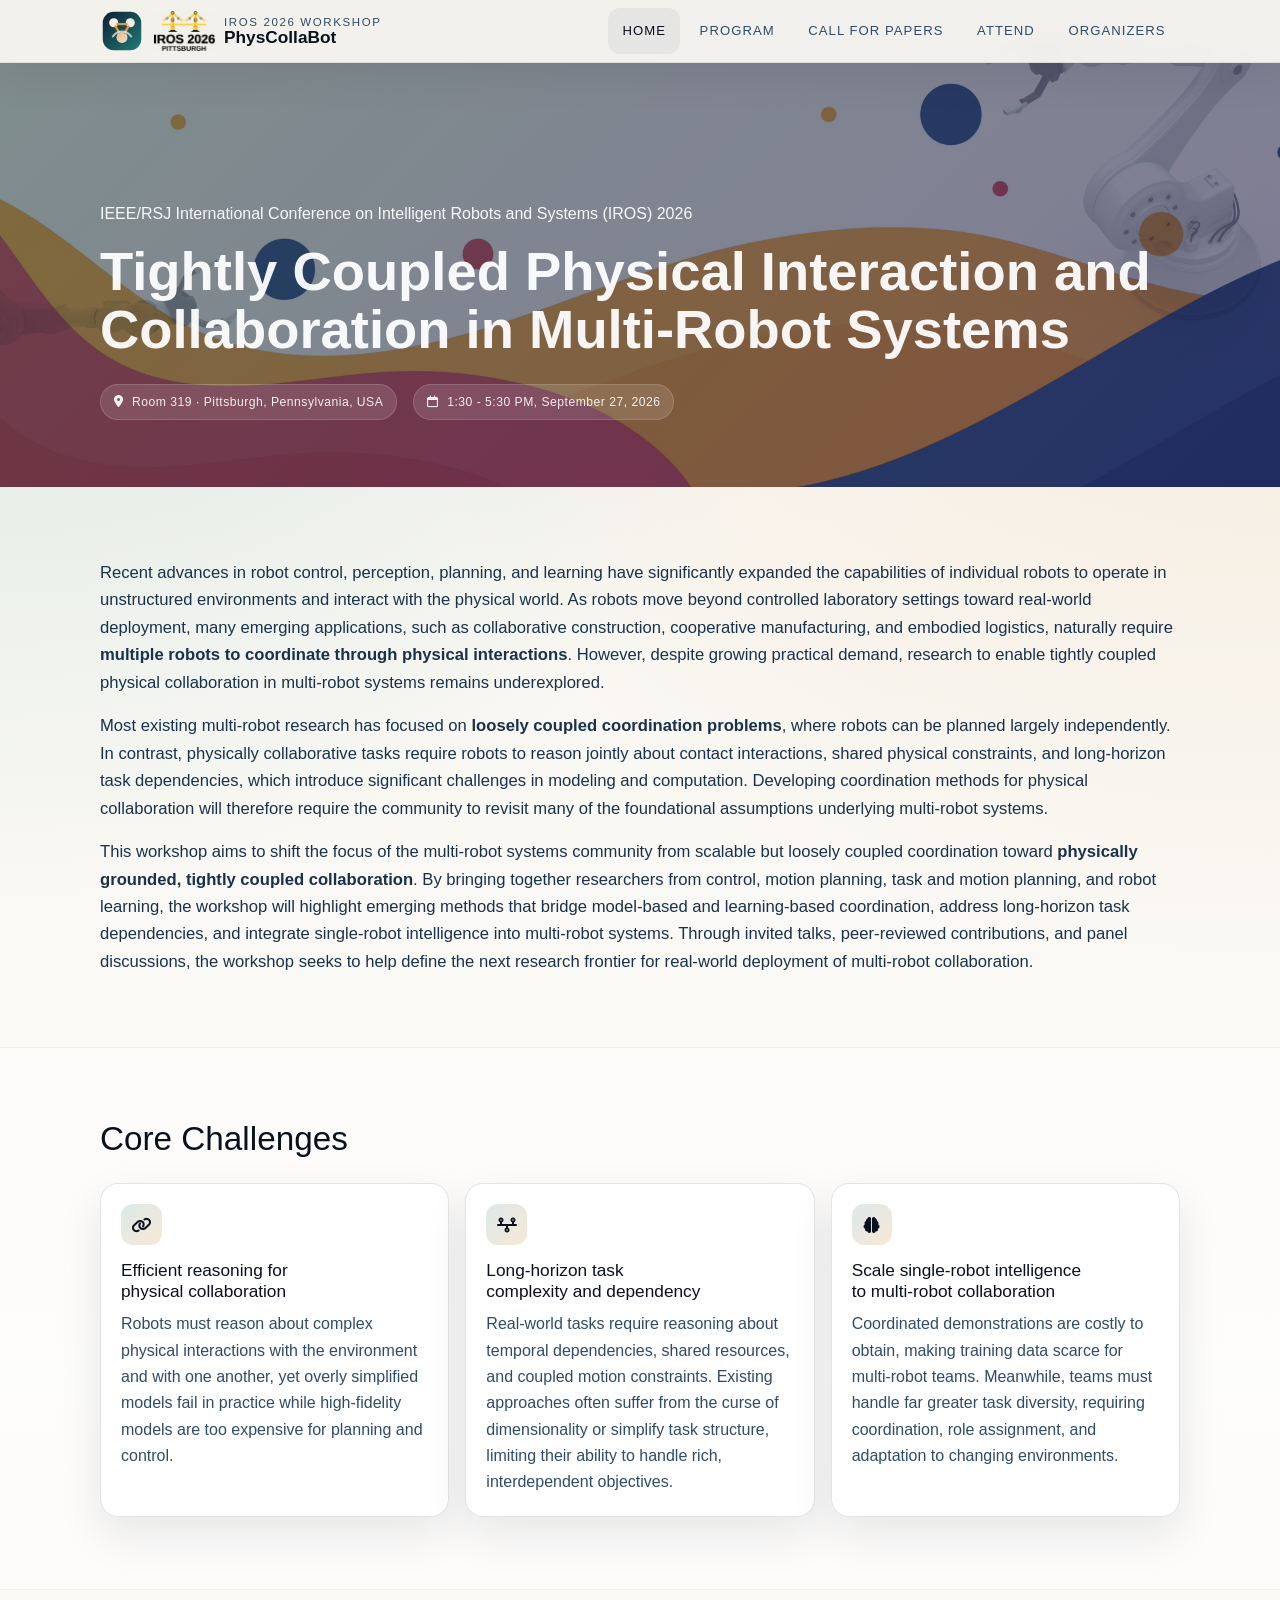
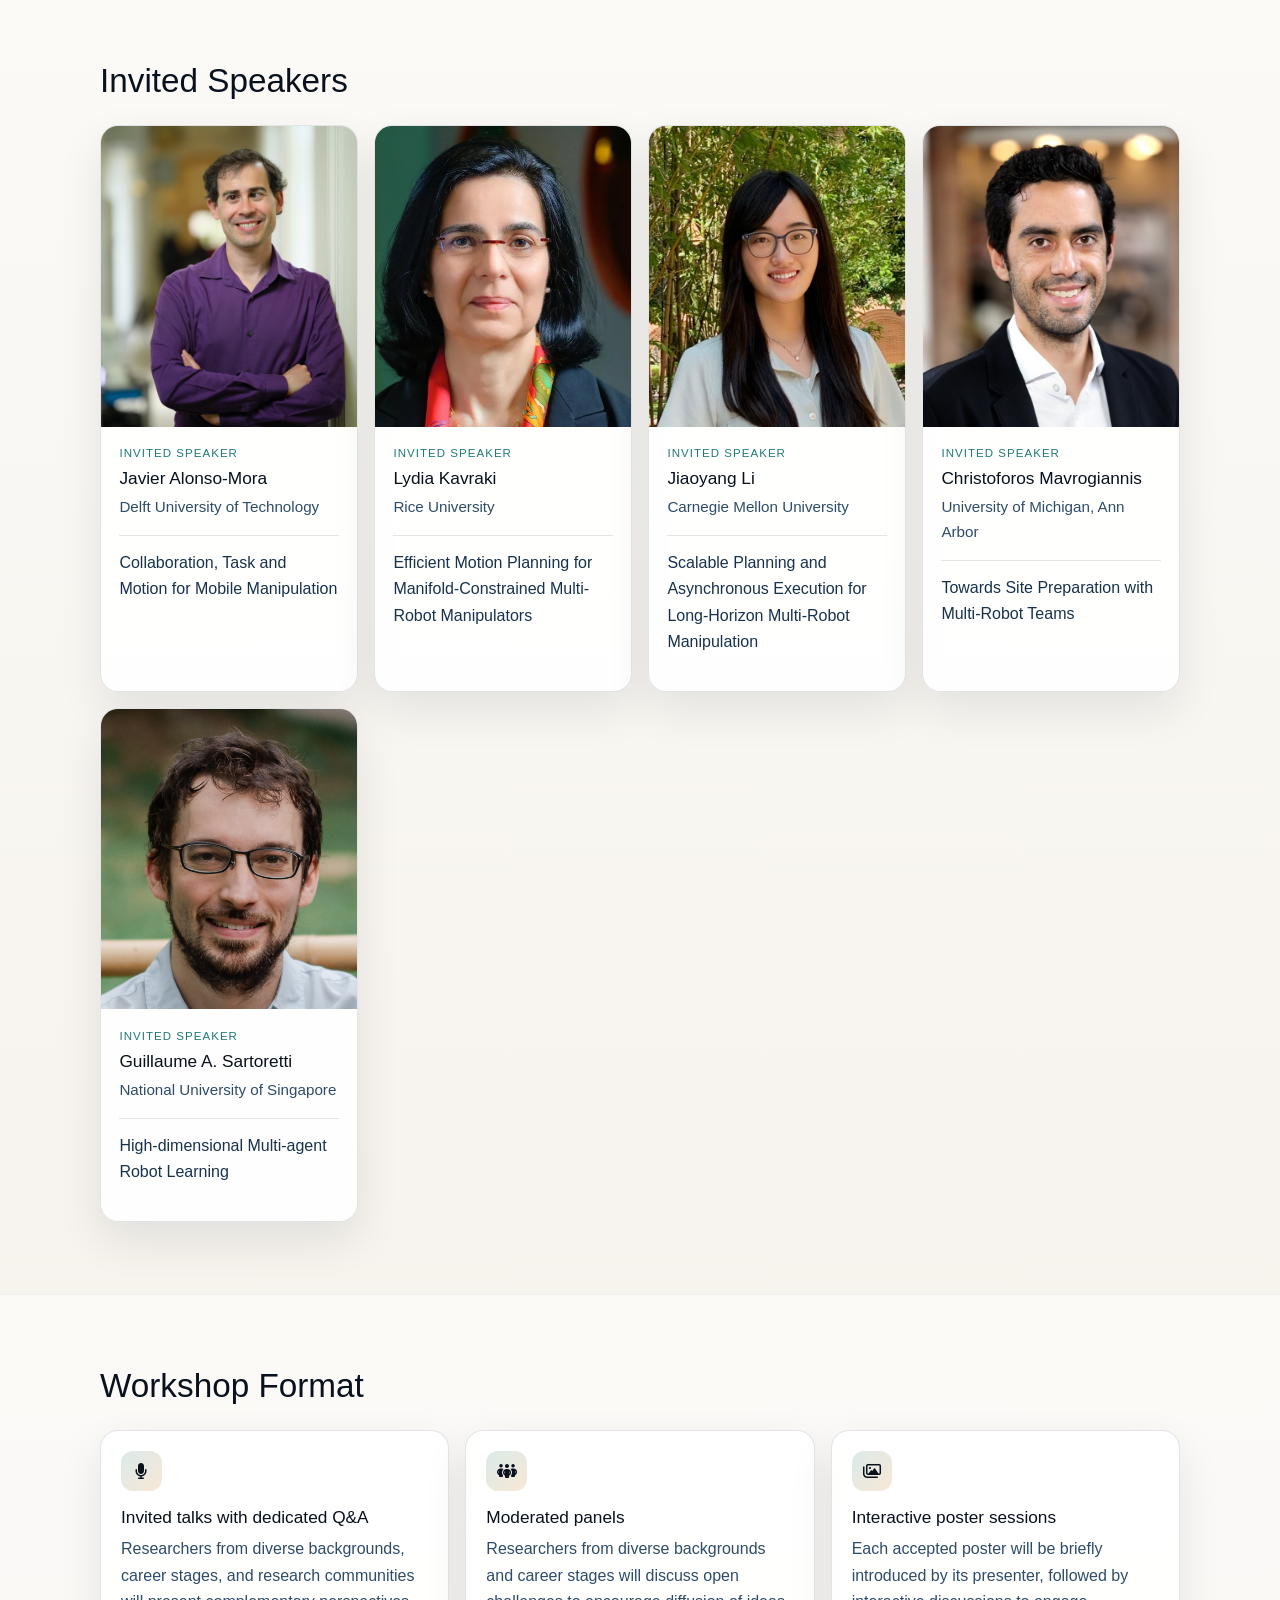
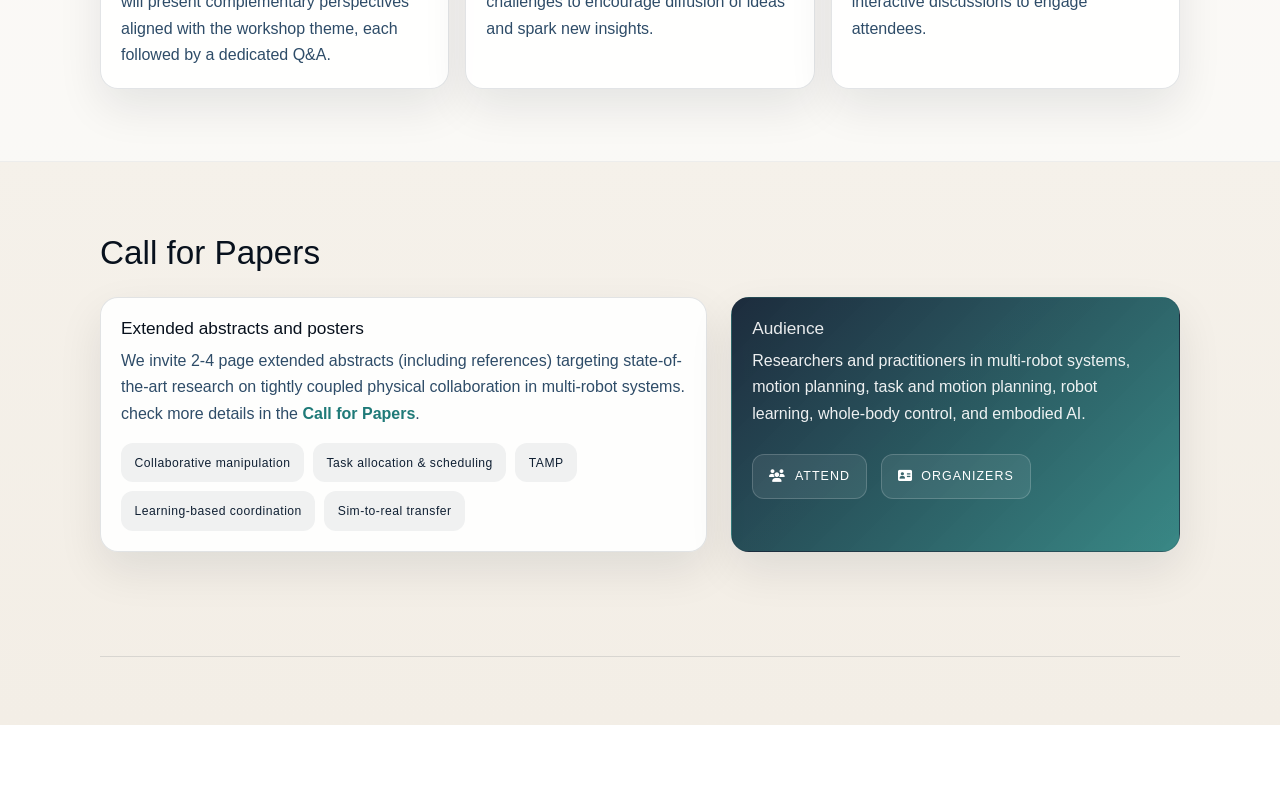
<file: index.html>
<!DOCTYPE html>
<html lang="en">
<head>
	<meta charset="utf-8">
	<meta name="viewport" content="width=device-width, initial-scale=1, shrink-to-fit=no">
	<meta name="description" content="IROS 2026 workshop on tightly coupled physical collaboration in multi-robot systems, including collaborative manipulation, task and motion planning, robot learning, and multi-robot coordination.">
	<title>Tightly Coupled Physical Interaction and Collaboration in Multi-Robot Systems | IROS 2026 Workshop</title>
	<link rel="canonical" href="https://physcollabot.github.io/">
	<link rel="icon" href="img/pcb-mark.svg" type="image/svg+xml">
	<link rel="preconnect" href="https://fonts.googleapis.com">
	<link rel="preconnect" href="https://fonts.gstatic.com" crossorigin>
	<link href="https://fonts.googleapis.com/css2?family=IBM+Plex+Sans:wght@400;500;600;700&amp;display=swap" rel="stylesheet">
	<link rel="stylesheet" href="https://stackpath.bootstrapcdn.com/bootstrap/4.5.2/css/bootstrap.min.css">
	<link rel="stylesheet" href="https://cdnjs.cloudflare.com/ajax/libs/font-awesome/6.5.0/css/all.min.css">
	<link rel="stylesheet" href="style.css">
</head>
<body>
	<nav class="navbar navbar-expand-lg fixed-top site-nav">
		<div class="site-shell">
			<a class="navbar-brand brand-lockup" href="index.html">
				<img class="brand-mark" src="img/pcb-mark.svg" alt="PhysCollaBot logo">
				<img class="nav-event-badge" src="img/iros.png" alt="IROS 2026 Pittsburgh">
				<span class="brand-copy">
					<span class="brand-overline">IROS 2026 Workshop</span>
					<span class="brand-title">PhysCollaBot</span>
				</span>
			</a>
			<button class="navbar-toggler" type="button" data-toggle="collapse" data-target="#siteNav" aria-controls="siteNav" aria-expanded="false" aria-label="Toggle navigation">
				<i class="fas fa-bars"></i>
			</button>
			<div class="collapse navbar-collapse" id="siteNav">
				<ul class="navbar-nav ml-auto align-items-lg-center">
					<li class="nav-item"><a class="nav-link active" href="index.html">Home</a></li>
					<li class="nav-item"><a class="nav-link" href="program/index.html">Program</a></li>
					<li class="nav-item"><a class="nav-link" href="call/index.html">Call for Papers</a></li>
					<li class="nav-item"><a class="nav-link" href="attend/index.html">Attend</a></li>
					<li class="nav-item"><a class="nav-link" href="organizers/index.html">Organizers</a></li>
				</ul>
			</div>
		</div>
	</nav>

	<header class="hero">
		<div class="site-shell hero-inner">
			<div class="hero-grid">
				<div class="hero-copy" data-reveal>
					<p>IEEE/RSJ International Conference on Intelligent Robots and Systems (IROS) 2026</p>
					<h1 class="hero-title">Tightly Coupled Physical Interaction and Collaboration in Multi-Robot Systems</h1>
					<!-- <p class="hero-summary">
						This workshop aims to bring together researchers in control, motion planning, task and motion planning, and robot learning
						to shift the focus of multi-robot research from loosely coupled coordination toward physically grounded, tightly coupled collaboration.
					</p> -->
					<div class="hero-meta">
						<span class="meta-chip"><i class="fa-solid fa-location-dot"></i> 
							Room 319 · Pittsburgh, Pennsylvania, USA</span>
						<span class="meta-chip"><i class="fa-regular fa-calendar"></i> 
							1:30 - 5:30 PM, September 27, 2026</span>
					</div>
				</div>
			</div>
		</div>
	</header>

	<main>
		<section class="section">
			<div class="site-shell">
				<!-- <div class="section-header">
					<div>
						<h2 class="section-title">Workshop Theme</h2>
					</div>
				</div> -->
				<div class="copy-stack" data-reveal>
					<p>
Recent advances in robot control, perception, planning, and learning have significantly expanded the capabilities of individual robots to operate in unstructured environments and interact with the physical world. 
As robots move beyond controlled laboratory settings toward real-world deployment, many emerging applications, such as collaborative construction, cooperative manufacturing, and embodied logistics, 
naturally require <b>multiple robots to coordinate through physical interactions</b>. 
However, despite growing practical demand, research to enable tightly coupled physical collaboration in multi-robot systems remains underexplored.
					</p>
					<p>
Most existing multi-robot research has focused on <b>loosely coupled coordination problems</b>, where robots can be planned largely independently. 
In contrast, physically collaborative tasks require robots to reason jointly about contact interactions, shared physical constraints, and long-horizon task dependencies, which introduce significant challenges in modeling and computation. 
Developing coordination methods for physical collaboration will therefore require the community to revisit many of the foundational assumptions underlying multi-robot systems. 
					</p>
					<p>
This workshop aims to shift the focus of the multi-robot systems community from scalable but loosely coupled coordination toward <b>physically grounded, tightly coupled collaboration</b>. 
By bringing together researchers from control, motion planning, task and motion planning, and robot learning, the workshop will highlight emerging methods that bridge model-based and learning-based coordination,  address long-horizon task dependencies, and integrate single-robot intelligence into multi-robot systems. 
Through invited talks, peer-reviewed contributions, and panel discussions, the workshop seeks to help define the next research frontier for real-world deployment of multi-robot collaboration. 
					</p>
				</div>
			</div>
		</section>

		<section class="section section-alt">
			<div class="site-shell">
				<div class="section-header">
					<div>
						<h2 class="section-title">Core Challenges</h2>
					</div>
				</div>
				<div class="card-grid">
					<article class="info-card" data-reveal>
						<div class="card-icon"><i class="fa-solid fa-link"></i></div>
						<h3 class="card-title">Efficient reasoning for physical collaboration</h3>
						<p class="card-text">
							Robots must reason about complex physical interactions with the environment and with one another, yet overly simplified models fail in practice while high-fidelity models are too expensive for planning and control.
						</p>
					</article>
					<article class="info-card" data-reveal>
						<div class="card-icon"><i class="fa-solid fa-timeline"></i></div>
						<h3 class="card-title">Long-horizon task complexity and dependency</h3>
						<p class="card-text">
							Real-world tasks require reasoning about temporal dependencies, shared resources, and coupled motion constraints. Existing approaches often suffer from the curse of dimensionality or simplify task structure, limiting their ability to handle rich, interdependent objectives.
						</p>
					</article>
					<article class="info-card" data-reveal>
						<div class="card-icon"><i class="fa-solid fa-brain"></i></div>
						<h3 class="card-title">Scale single-robot intelligence to multi-robot collaboration</h3>
						<p class="card-text">
							Coordinated demonstrations are costly to obtain, making training data scarce for multi-robot teams. Meanwhile, teams must handle far greater task diversity, requiring coordination, role assignment, and adaptation to changing environments.
						</p>
					</article>
				</div>
			</div>
		</section>

		<section class="section" id="speakers">
			<div class="site-shell">
				<div class="section-header">
					<div>
						<h2 class="section-title">Invited Speakers</h2>
					</div>
				</div>
				<div class="speaker-grid">
					<article class="speaker-card" data-reveal>
						<img class="speaker-photo" src="img/speakers/Javier-Alonso-Mora.jpg" alt="Javier Alonso-Mora">
						<div class="speaker-body">
							<div class="speaker-role">Invited Speaker</div>
							<h3 class="speaker-name">Javier Alonso-Mora</h3>
							<p class="speaker-affiliation">Delft University of Technology</p>
							<p class="speaker-talk">Collaboration, Task and Motion for Mobile Manipulation</p>
						</div>
					</article>
					<article class="speaker-card" data-reveal>
						<img class="speaker-photo" src="img/speakers/lydia-kavraki.webp" alt="Lydia Kavraki">
						<div class="speaker-body">
							<div class="speaker-role">Invited Speaker</div>
							<h3 class="speaker-name">Lydia Kavraki</h3>
							<p class="speaker-affiliation">Rice University</p>
							<p class="speaker-talk">Efficient Motion Planning for Manifold-Constrained Multi-Robot Manipulators</p>
						</div>
					</article>
					<article class="speaker-card" data-reveal>
						<img class="speaker-photo" src="img/speakers/jiaoyang-li.jpeg" alt="Jiaoyang Li">
						<div class="speaker-body">
							<div class="speaker-role">Invited Speaker</div>
							<h3 class="speaker-name">Jiaoyang Li</h3>
							<p class="speaker-affiliation">Carnegie Mellon University</p>
							<p class="speaker-talk">Scalable Planning and Asynchronous Execution for Long-Horizon Multi-Robot Manipulation</p>
						</div>
					</article>
					<article class="speaker-card" data-reveal>
						<img class="speaker-photo" src="img/speakers/christoforos-mavrogiannis.jpeg" alt="Christoforos Mavrogiannis">
						<div class="speaker-body">
							<div class="speaker-role">Invited Speaker</div>
							<h3 class="speaker-name">Christoforos Mavrogiannis</h3>
							<p class="speaker-affiliation">University of Michigan, Ann Arbor</p>
							<p class="speaker-talk">Towards Site Preparation with Multi-Robot Teams</p>
						</div>
					</article>
					<article class="speaker-card" data-reveal>
						<img class="speaker-photo" src="img/speakers/guillaume-sartoretti.jpg" alt="Guillaume Sartoretti">
						<div class="speaker-body">
							<div class="speaker-role">Invited Speaker</div>
							<h3 class="speaker-name">Guillaume A. Sartoretti</h3>
							<p class="speaker-affiliation">National University of Singapore</p>
							<p class="speaker-talk">High-dimensional Multi-agent Robot Learning</p>
						</div>
					</article>
				</div>
			</div>
		</section>

		<section class="section section-alt">
			<div class="site-shell">
				<div class="section-header">
					<div>
						<h2 class="section-title">Workshop Format</h2>
					</div>
				</div>
				<div class="card-grid">
					<article class="detail-card" data-reveal>
						<div class="card-icon"><i class="fa-solid fa-microphone"></i></div>
						<h3 class="card-title">Invited talks with dedicated Q&amp;A</h3>
						<p class="card-text">Researchers from diverse backgrounds, career stages, and research communities will present complementary perspectives aligned with the workshop theme, each followed by a dedicated Q&amp;A.</p>
					</article>
					<article class="detail-card" data-reveal>
						<div class="card-icon"><i class="fa-solid fa-people-group"></i></div>
						<h3 class="card-title">Moderated panels</h3>
						<p class="card-text">Researchers from diverse backgrounds and career stages will discuss open challenges to encourage diffusion of ideas and spark new insights.</p>
					</article>
					<article class="detail-card" data-reveal>
						<div class="card-icon"><i class="fa-regular fa-images"></i></div>
						<h3 class="card-title">Interactive poster sessions</h3>
						<p class="card-text">Each accepted poster will be briefly introduced by its presenter, followed by interactive discussions to engage attendees.</p>
					</article>
				</div>
			</div>
		</section>

		<section class="section">
			<div class="site-shell">
				<div class="section-header">
					<div>
						<h2 class="section-title">Call for Papers</h2>
					</div>
				</div>
				<div class="split-grid">
					<div class="detail-card" data-reveal>
						<h3 class="card-title">Extended abstracts and posters</h3>
						<p class="card-text">
							We invite 2-4 page extended abstracts (including references) targeting state-of-the-art research on tightly coupled
							physical collaboration in multi-robot systems.
							check more details in the 
							<b><a href="../call/index.html">Call for Papers</a></b>.
						</p>
						<div class="pill-row spaced-top">
							<span class="topic-pill">Collaborative manipulation</span>
							<span class="topic-pill">Task allocation &amp; scheduling</span>
							<span class="topic-pill">TAMP</span>
							<span class="topic-pill">Learning-based coordination</span>
							<span class="topic-pill">Sim-to-real transfer</span>
						</div>
					</div>
						<div class="callout-card" data-reveal>
							<h3 class="card-title on-dark">Audience</h3>
							<p class="card-text">
								Researchers and practitioners in multi-robot systems, motion planning, task and motion planning, robot learning,
								whole-body control, and embodied AI.
							</p>
							<div class="button-row">
								<a class="button-link secondary" href="attend/index.html"><i class="fa-solid fa-users"></i> ATTEND</a>
								<a class="button-link secondary" href="organizers/index.html"><i class="fa-solid fa-address-card"></i> ORGANIZERS</a>
							</div>
						</div>
				</div>
			</div>
		</section>
	</main>

	<footer class="site-footer">
		<div class="site-shell footer-inner">
		</div>
	</footer>

	<script src="https://code.jquery.com/jquery-3.5.1.slim.min.js"></script>
	<script src="https://cdn.jsdelivr.net/npm/popper.js@1.16.0/dist/umd/popper.min.js" integrity="sha384-Q6E9RHvbIyZFJoft+2mJbHaEWldlvI9IOYy5n3zV9zzTtmI3UksdQRVvoxMfooAo" crossorigin="anonymous"></script>
	<script src="https://cdn.jsdelivr.net/npm/bootstrap@4.5.2/dist/js/bootstrap.bundle.min.js"></script>
	<script src="script.js"></script>
</body>
</html>
</file>
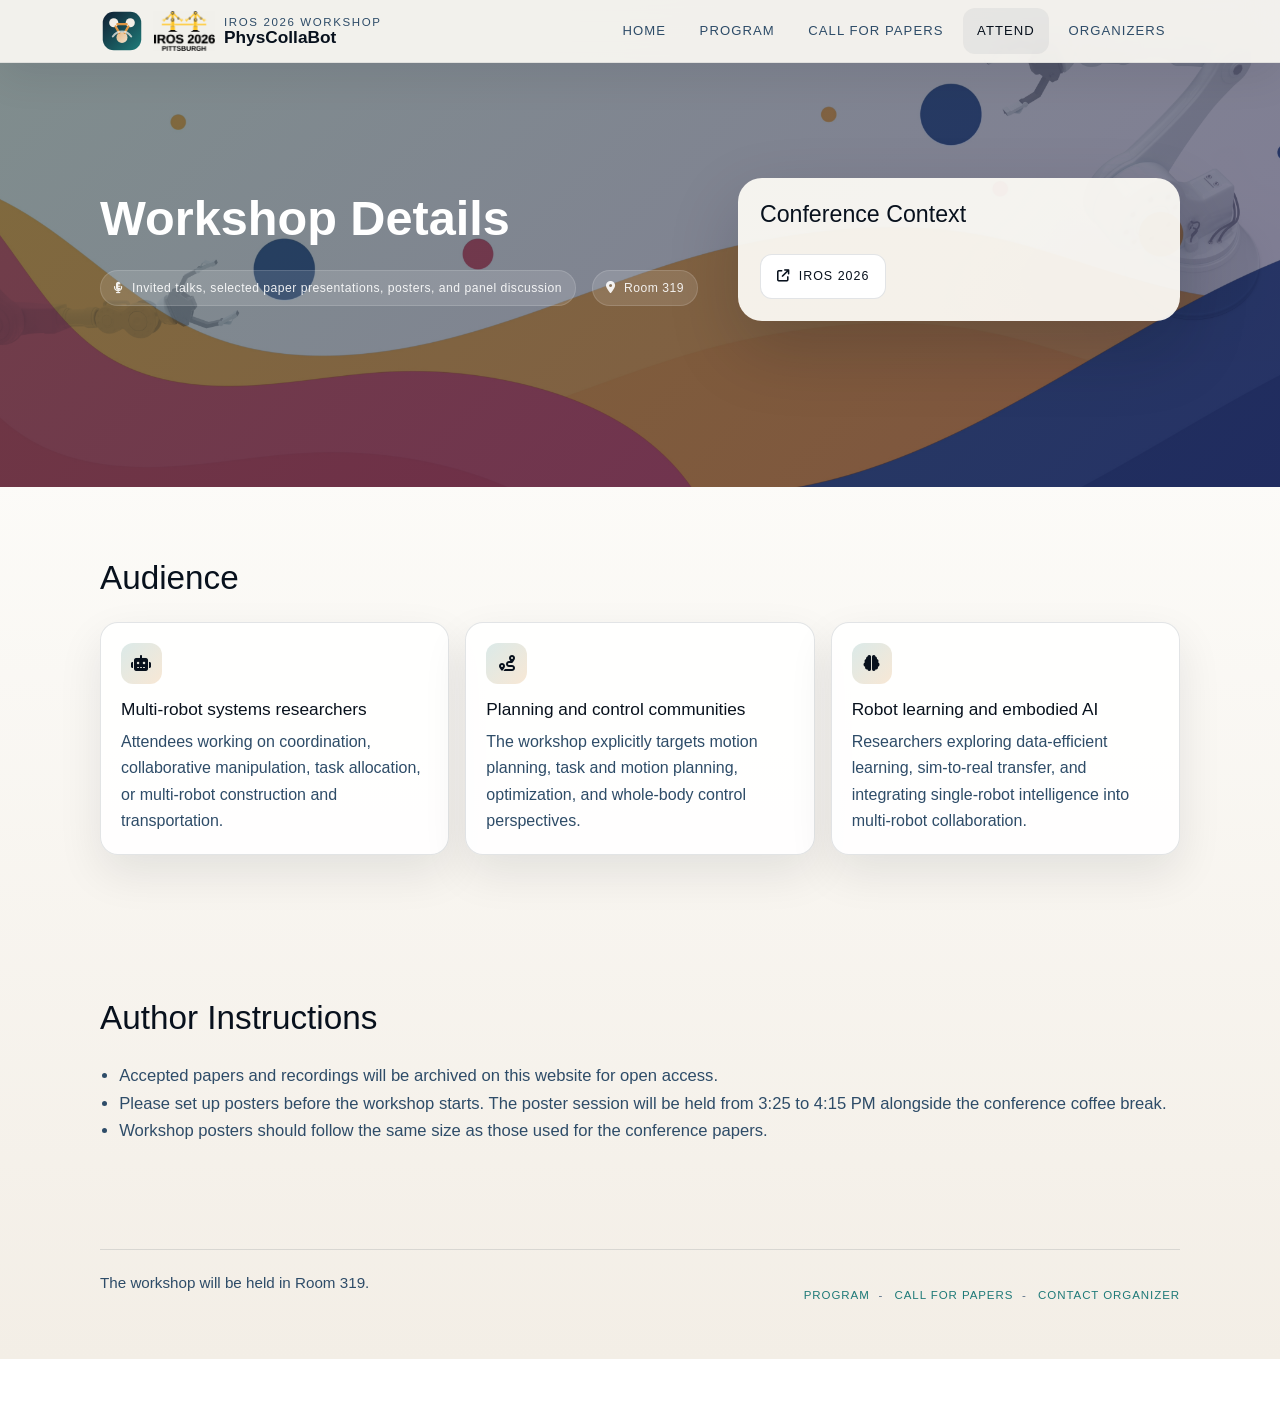
<file: attend/index.html>
<!DOCTYPE html>
<html lang="en">
<head>
	<meta charset="utf-8">
	<meta name="viewport" content="width=device-width, initial-scale=1, shrink-to-fit=no">
	<meta name="description" content="Audience, venue, and participation information for PhysCollaBot at IROS 2026.">
	<title>Attend | PhysCollaBot</title>
	<link rel="icon" href="../img/pcb-mark.svg" type="image/svg+xml">
	<link rel="preconnect" href="https://fonts.googleapis.com">
	<link rel="preconnect" href="https://fonts.gstatic.com" crossorigin>
	<link href="https://fonts.googleapis.com/css2?family=IBM+Plex+Sans:wght@400;500;600;700&amp;display=swap" rel="stylesheet">
	<link rel="stylesheet" href="https://stackpath.bootstrapcdn.com/bootstrap/4.5.2/css/bootstrap.min.css">
	<link rel="stylesheet" href="https://cdnjs.cloudflare.com/ajax/libs/font-awesome/6.5.0/css/all.min.css">
	<link rel="stylesheet" href="../style.css">
</head>
<body>
	<nav class="navbar navbar-expand-lg fixed-top site-nav">
		<div class="site-shell">
			<a class="navbar-brand brand-lockup" href="../index.html">
				<img class="brand-mark" src="../img/pcb-mark.svg" alt="PhysCollaBot logo">
				<img class="nav-event-badge" src="../img/iros.png" alt="IROS 2026 Pittsburgh">
				<span class="brand-copy">
					<span class="brand-overline">IROS 2026 Workshop</span>
					<span class="brand-title">PhysCollaBot</span>
				</span>
			</a>
			<button class="navbar-toggler" type="button" data-toggle="collapse" data-target="#siteNav" aria-controls="siteNav" aria-expanded="false" aria-label="Toggle navigation">
				<i class="fas fa-bars"></i>
			</button>
			<div class="collapse navbar-collapse" id="siteNav">
				<ul class="navbar-nav ml-auto align-items-lg-center">
					<li class="nav-item"><a class="nav-link" href="../index.html">Home</a></li>
					<li class="nav-item"><a class="nav-link" href="../program/index.html">Program</a></li>
					<li class="nav-item"><a class="nav-link" href="../call/index.html">Call for Papers</a></li>
					<li class="nav-item"><a class="nav-link active" href="index.html">Attend</a></li>
					<li class="nav-item"><a class="nav-link" href="../organizers/index.html">Organizers</a></li>
				</ul>
			</div>
		</div>
	</nav>

	<header class="hero page-hero">
		<div class="site-shell hero-inner">
			<div class="hero-grid">
				<div class="hero-copy" data-reveal>
					<h1 class="page-title">Workshop Details</h1>
					<div class="hero-meta">
						<span class="meta-chip"><i class="fa-solid fa-microphone-lines"></i> Invited talks, selected paper presentations, posters, and panel discussion</span>
						<span class="meta-chip"><i class="fa-solid fa-location-dot"></i> Room 319</span>
					</div>
				</div>
				<aside class="hero-panel" data-reveal>
					<h2 class="panel-title">Conference Context</h2>
					<div class="button-row">
						<a class="button-link light" href="https://2026.ieee-iros.org/" target="_blank" rel="noreferrer"><i class="fa-solid fa-arrow-up-right-from-square"></i> IROS 2026</a>
					</div>
				</aside>
			</div>
		</div>
	</header>

	<main>
		<section class="section">
			<div class="site-shell">
				<div class="section-header">
					<div>
						<h2 class="section-title">Audience</h2>
					</div>
				</div>
				<div class="card-grid">
					<article class="detail-card" data-reveal>
						<div class="card-icon"><i class="fa-solid fa-robot"></i></div>
						<h3 class="card-title">Multi-robot systems researchers</h3>
						<p class="card-text">Attendees working on coordination, collaborative manipulation, task allocation, or multi-robot construction and transportation.</p>
					</article>
					<article class="detail-card" data-reveal>
						<div class="card-icon"><i class="fa-solid fa-route"></i></div>
						<h3 class="card-title">Planning and control communities</h3>
						<p class="card-text">The workshop explicitly targets motion planning, task and motion planning, optimization, and whole-body control perspectives.</p>
					</article>
					<article class="detail-card" data-reveal>
						<div class="card-icon"><i class="fa-solid fa-brain"></i></div>
						<h3 class="card-title">Robot learning and embodied AI</h3>
						<p class="card-text">Researchers exploring data-efficient learning, sim-to-real transfer, and integrating single-robot intelligence into multi-robot collaboration.</p>
					</article>
				</div>
			</div>
		</section>
		<section class="section">
			<div class="site-shell">
				<div class="section-header">
					<div>
						<h2 class="section-title">Author Instructions</h2>
					</div>
				</div>
				<div class="copy-stack" data-reveal>
					<ul class="card-list">
						<li>Accepted papers and recordings will be archived on this website for open access.</li>
						<li>Please set up posters before the workshop starts. The poster session will be held from 3:25 to 4:15 PM alongside the conference coffee break.</li>
						<li>Workshop posters should follow the same size as those used for the conference papers.</li>
					</ul>
				</div>
			</div>
		</section>




	</main>

	<footer class="site-footer">
		<div class="site-shell footer-inner">
			<p class="footer-note">The workshop will be held in Room 319.</p>
			<div class="person-links">
				<a class="micro-link" href="../program/index.html">Program</a>
				<a class="micro-link" href="../call/index.html">Call for papers</a>
				<a class="micro-link" href="mailto:jliu3103@gatech.edu">Contact organizer</a>
			</div>
		</div>
	</footer>

	<script src="https://code.jquery.com/jquery-3.5.1.slim.min.js"></script>
	<script src="https://cdn.jsdelivr.net/npm/popper.js@1.16.0/dist/umd/popper.min.js" integrity="sha384-Q6E9RHvbIyZFJoft+2mJbHaEWldlvI9IOYy5n3zV9zzTtmI3UksdQRVvoxMfooAo" crossorigin="anonymous"></script>
	<script src="https://cdn.jsdelivr.net/npm/bootstrap@4.5.2/dist/js/bootstrap.bundle.min.js"></script>
	<script src="../script.js"></script>
</body>
</html>
</file>
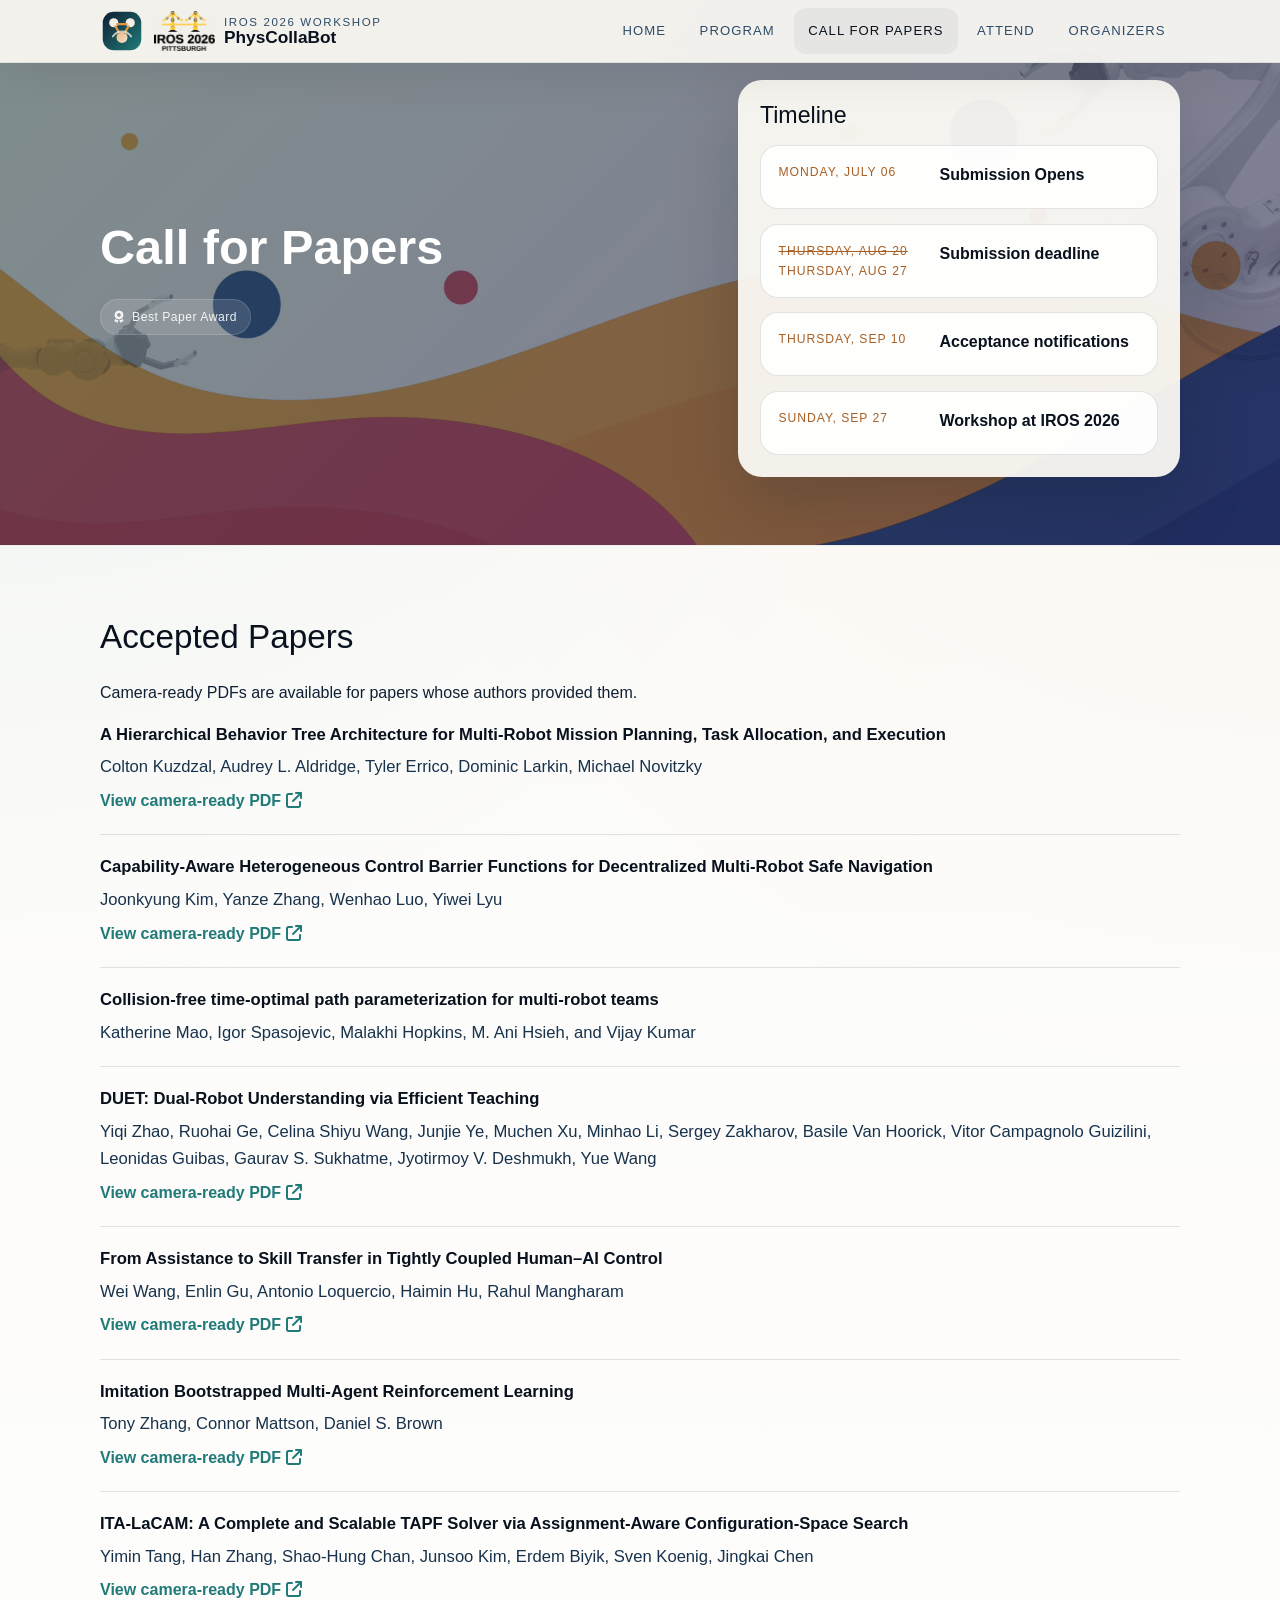
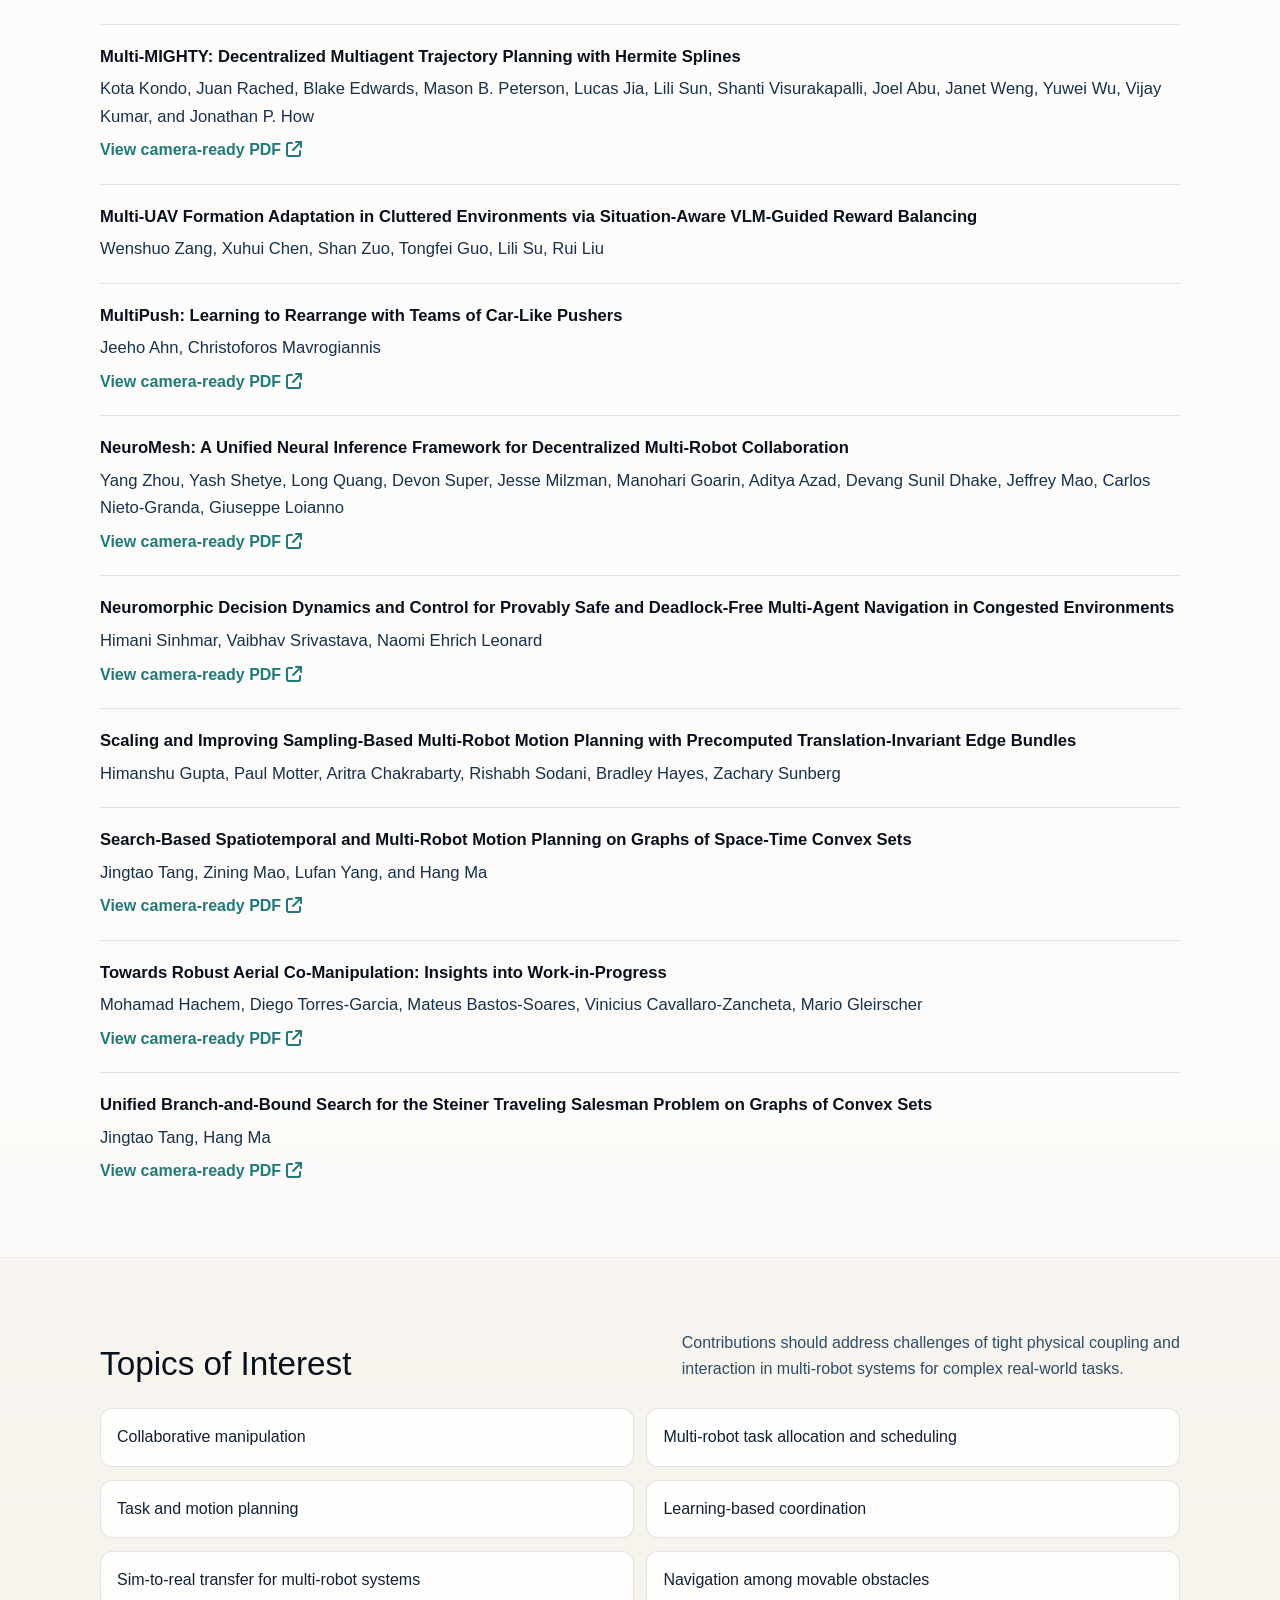
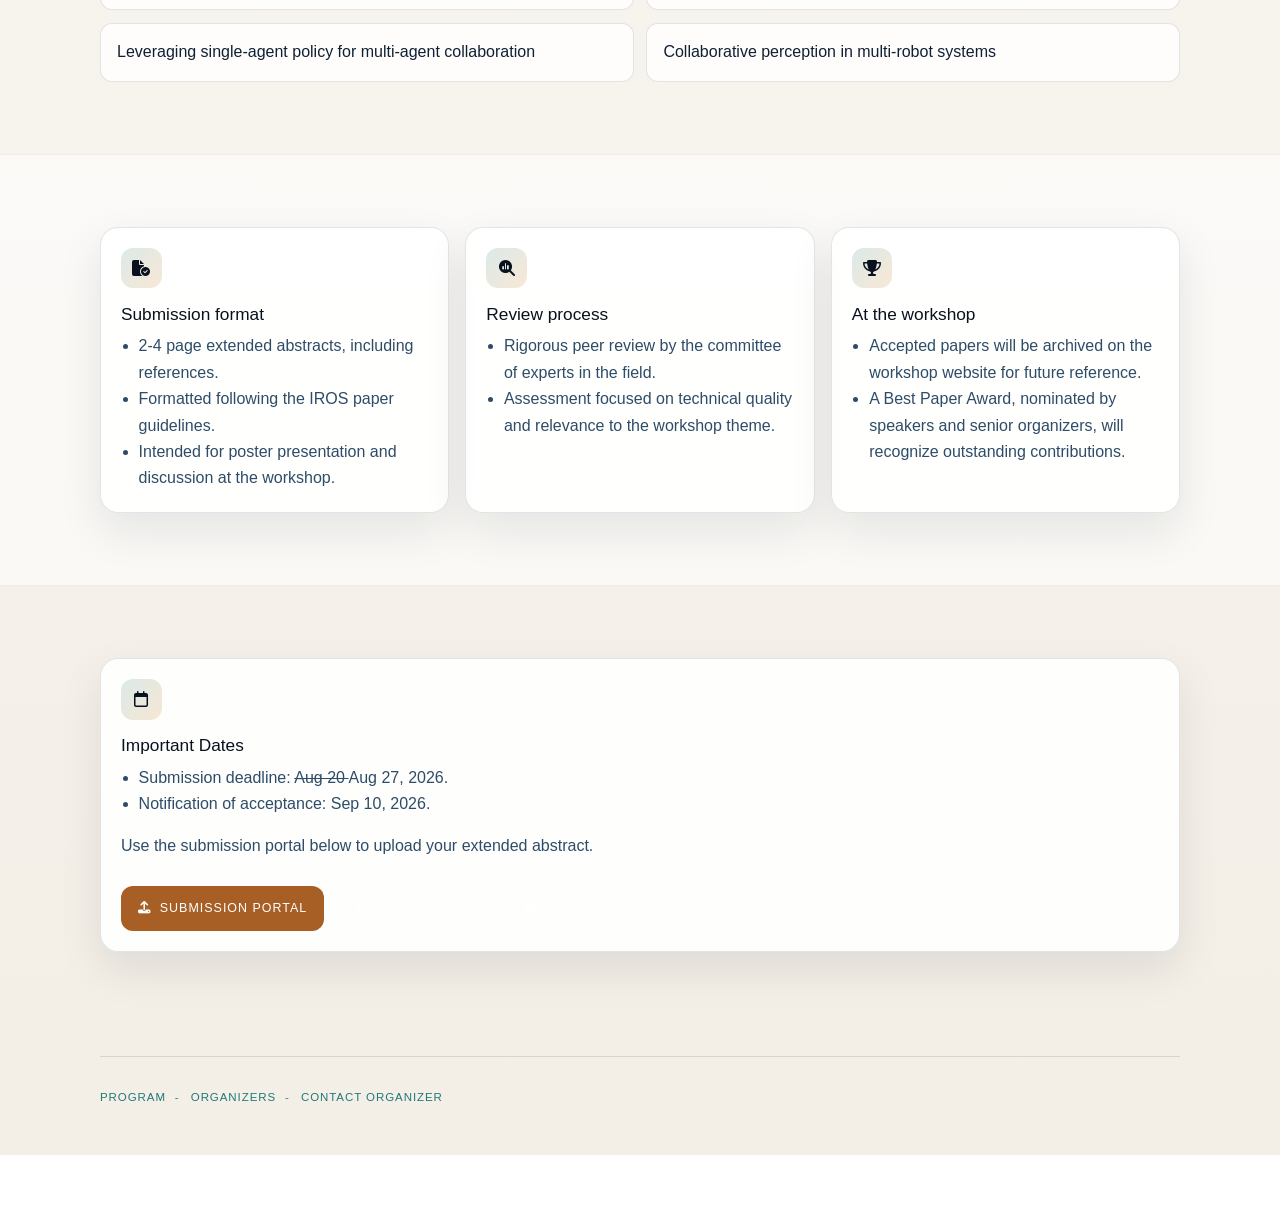
<file: call/index.html>
<!DOCTYPE html>
<html lang="en">
<head>
	<meta charset="utf-8">
	<meta name="viewport" content="width=device-width, initial-scale=1, shrink-to-fit=no">
	<meta name="description" content="Accepted papers and call for papers for PhysCollaBot at IROS 2026.">
	<title>Call for Papers | PhysCollaBot</title>
	<link rel="icon" href="../img/pcb-mark.svg" type="image/svg+xml">
	<link rel="preconnect" href="https://fonts.googleapis.com">
	<link rel="preconnect" href="https://fonts.gstatic.com" crossorigin>
	<link href="https://fonts.googleapis.com/css2?family=IBM+Plex+Sans:wght@400;500;600;700&amp;display=swap" rel="stylesheet">
	<link rel="stylesheet" href="https://stackpath.bootstrapcdn.com/bootstrap/4.5.2/css/bootstrap.min.css">
	<link rel="stylesheet" href="https://cdnjs.cloudflare.com/ajax/libs/font-awesome/6.5.0/css/all.min.css">
	<link rel="stylesheet" href="../style.css">
</head>
<body>
	<nav class="navbar navbar-expand-lg fixed-top site-nav">
		<div class="site-shell">
			<a class="navbar-brand brand-lockup" href="../index.html">
				<img class="brand-mark" src="../img/pcb-mark.svg" alt="PhysCollaBot logo">
				<img class="nav-event-badge" src="../img/iros.png" alt="IROS 2026 Pittsburgh">
				<span class="brand-copy">
					<span class="brand-overline">IROS 2026 Workshop</span>
					<span class="brand-title">PhysCollaBot</span>
				</span>
			</a>
			<button class="navbar-toggler" type="button" data-toggle="collapse" data-target="#siteNav" aria-controls="siteNav" aria-expanded="false" aria-label="Toggle navigation">
				<i class="fas fa-bars"></i>
			</button>
			<div class="collapse navbar-collapse" id="siteNav">
				<ul class="navbar-nav ml-auto align-items-lg-center">
					<li class="nav-item"><a class="nav-link" href="../index.html">Home</a></li>
					<li class="nav-item"><a class="nav-link" href="../program/index.html">Program</a></li>
					<li class="nav-item"><a class="nav-link active" href="index.html">Call for Papers</a></li>
					<li class="nav-item"><a class="nav-link" href="../attend/index.html">Attend</a></li>
					<li class="nav-item"><a class="nav-link" href="../organizers/index.html">Organizers</a></li>
				</ul>
			</div>
		</div>
	</nav>

	<header class="hero page-hero">
		<div class="site-shell hero-inner">
			<div class="hero-grid">
				<div class="hero-copy" data-reveal>
					<h1 class="page-title">Call for Papers</h1>
					<div class="hero-meta">
						<span class="meta-chip"><i class="fa-solid fa-award"></i> Best Paper Award</span>
					</div>
				</div>
				<aside class="hero-panel" data-reveal>
					<h2 class="panel-title">Timeline</h2>
					<div class="timeline spaced-top">
						<div class="timeline-item">
							<div class="timeline-date">Monday, July 06</div>
							<div class="timeline-copy"><strong>Submission Opens</strong>
							</div>
						</div>
						<div class="timeline-item">
							<div class="timeline-date"> <del>Thursday, Aug 20  </del>  Thursday, Aug 27 </div>
							<div class="timeline-copy"><strong>Submission deadline</strong>
							</div>
						</div>
						<div class="timeline-item">
							<div class="timeline-date">Thursday, Sep 10</div>
							<div class="timeline-copy"><strong>Acceptance notifications</strong>
							</div>
						</div>
						<div class="timeline-item">
							<div class="timeline-date">Sunday, Sep 27</div>
							<div class="timeline-copy"><strong>Workshop at IROS 2026</strong>
							</div>
						</div>
					</div>
				</aside>
			</div>
		</div>
	</header>

	<main>

		<section class="section section-alt" id="accepted-papers" aria-labelledby="accepted-papers-title">
			<div class="site-shell">
				<div class="section-header">
					<h2 class="section-title" id="accepted-papers-title">Accepted Papers</h2>
				</div>
				<p>Camera-ready PDFs are available for papers whose authors provided them.</p>
				<ul class="paper-list" role="list">
					<li>
						<h3 class="paper-title">A Hierarchical Behavior Tree Architecture for Multi-Robot Mission Planning, Task Allocation, and Execution</h3>
						<p class="paper-authors">Colton Kuzdzal, Audrey L. Aldridge, Tyler Errico, Dominic Larkin, Michael Novitzky</p>
						<a class="paper-pdf" href="../accepted_papers/A_Hierarchical_Behavior_Tree.pdf" type="application/pdf">View camera-ready PDF <i class="fa-solid fa-arrow-up-right-from-square" aria-hidden="true"></i></a>
					</li>
					<li>
						<h3 class="paper-title">Capability-Aware Heterogeneous Control Barrier Functions for Decentralized Multi-Robot Safe Navigation</h3>
						<p class="paper-authors">Joonkyung Kim, Yanze Zhang, Wenhao Luo, Yiwei Lyu</p>
						<a class="paper-pdf" href="../accepted_papers/heterogeneous_control_barrier_functions.pdf" type="application/pdf">View camera-ready PDF <i class="fa-solid fa-arrow-up-right-from-square" aria-hidden="true"></i></a>
					</li>
					<li>
						<h3 class="paper-title">Collision-free time-optimal path parameterization for multi-robot teams</h3>
						<p class="paper-authors">Katherine Mao, Igor Spasojevic, Malakhi Hopkins, M. Ani Hsieh, and Vijay Kumar</p>
					</li>
					<li>
						<h3 class="paper-title">DUET: Dual-Robot Understanding via Efficient Teaching</h3>
						<p class="paper-authors">Yiqi Zhao, Ruohai Ge, Celina Shiyu Wang, Junjie Ye, Muchen Xu, Minhao Li, Sergey Zakharov, Basile Van Hoorick, Vitor Campagnolo Guizilini, Leonidas Guibas, Gaurav S. Sukhatme, Jyotirmoy V. Deshmukh, Yue Wang</p>
						<a class="paper-pdf" href="../accepted_papers/DUET.pdf" type="application/pdf">View camera-ready PDF <i class="fa-solid fa-arrow-up-right-from-square" aria-hidden="true"></i></a>
					</li>
					<li>
						<h3 class="paper-title">From Assistance to Skill Transfer in Tightly Coupled Human–AI Control</h3>
						<p class="paper-authors">Wei Wang, Enlin Gu, Antonio Loquercio, Haimin Hu, Rahul Mangharam</p>
						<a class="paper-pdf" href="../accepted_papers/From%20Assistance%20to%20Skill%20Transfer%20in%20Tightly%20Coupled%20Human%E2%80%93AI%20Control.pdf" type="application/pdf">View camera-ready PDF <i class="fa-solid fa-arrow-up-right-from-square" aria-hidden="true"></i></a>
					</li>
					<li>
						<h3 class="paper-title">Imitation Bootstrapped Multi-Agent Reinforcement Learning</h3>
						<p class="paper-authors">Tony Zhang, Connor Mattson, Daniel S. Brown</p>
						<a class="paper-pdf" href="../accepted_papers/Imitation-Bootstrapped%20Multi-Agent%20Reinforcement%20Learning.pdf" type="application/pdf">View camera-ready PDF <i class="fa-solid fa-arrow-up-right-from-square" aria-hidden="true"></i></a>
					</li>
					<li>
						<h3 class="paper-title">ITA-LaCAM: A Complete and Scalable TAPF Solver via Assignment-Aware Configuration-Space Search</h3>
						<p class="paper-authors">Yimin Tang, Han Zhang, Shao-Hung Chan, Junsoo Kim, Erdem Biyik, Sven Koenig, Jingkai Chen</p>
						<a class="paper-pdf" href="../accepted_papers/ITA-LaCAM.pdf" type="application/pdf">View camera-ready PDF <i class="fa-solid fa-arrow-up-right-from-square" aria-hidden="true"></i></a>
					</li>
					<li>
						<h3 class="paper-title">Multi-MIGHTY: Decentralized Multiagent Trajectory Planning with Hermite Splines</h3>
						<p class="paper-authors">Kota Kondo, Juan Rached, Blake Edwards, Mason B. Peterson, Lucas Jia, Lili Sun, Shanti Visurakapalli, Joel Abu, Janet Weng, Yuwei Wu, Vijay Kumar, and Jonathan P. How</p>
						<a class="paper-pdf" href="../accepted_papers/Multi_MIGHTY.pdf" type="application/pdf">View camera-ready PDF <i class="fa-solid fa-arrow-up-right-from-square" aria-hidden="true"></i></a>
					</li>
					<li>
						<h3 class="paper-title">Multi-UAV Formation Adaptation in Cluttered Environments via Situation-Aware VLM-Guided Reward Balancing</h3>
						<p class="paper-authors">Wenshuo Zang, Xuhui Chen, Shan Zuo, Tongfei Guo, Lili Su, Rui Liu</p>
					</li>
					<li>
						<h3 class="paper-title">MultiPush: Learning to Rearrange with Teams of Car-Like Pushers</h3>
						<p class="paper-authors">Jeeho Ahn, Christoforos Mavrogiannis</p>
						<a class="paper-pdf" href="../accepted_papers/MultiPush%3A%20Learning%20to%20Rearrange%20with%20Teams%20of%20Car-Like%20Pushers.pdf" type="application/pdf">View camera-ready PDF <i class="fa-solid fa-arrow-up-right-from-square" aria-hidden="true"></i></a>
					</li>
					<li>
						<h3 class="paper-title">NeuroMesh: A Unified Neural Inference Framework for Decentralized Multi-Robot Collaboration</h3>
						<p class="paper-authors">Yang Zhou, Yash Shetye, Long Quang, Devon Super, Jesse Milzman, Manohari Goarin, Aditya Azad, Devang Sunil Dhake, Jeffrey Mao, Carlos Nieto-Granda, Giuseppe Loianno</p>
						<a class="paper-pdf" href="../accepted_papers/NeuralMesh.pdf" type="application/pdf">View camera-ready PDF <i class="fa-solid fa-arrow-up-right-from-square" aria-hidden="true"></i></a>
					</li>
					<li>
						<h3 class="paper-title">Neuromorphic Decision Dynamics and Control for Provably Safe and Deadlock-Free Multi-Agent Navigation in Congested Environments</h3>
						<p class="paper-authors">Himani Sinhmar, Vaibhav Srivastava, Naomi Ehrich Leonard</p>
						<a class="paper-pdf" href="../accepted_papers/Neuromorphic%20Decision%20Dynamics%20and%20Contro.pdf" type="application/pdf">View camera-ready PDF <i class="fa-solid fa-arrow-up-right-from-square" aria-hidden="true"></i></a>
					</li>
					<li>
						<h3 class="paper-title">Scaling and Improving Sampling-Based Multi-Robot Motion Planning with Precomputed Translation-Invariant Edge Bundles</h3>
						<p class="paper-authors">Himanshu Gupta, Paul Motter, Aritra Chakrabarty, Rishabh Sodani, Bradley Hayes, Zachary Sunberg</p>
					</li>
					<li>
						<h3 class="paper-title">Search-Based Spatiotemporal and Multi-Robot Motion Planning on Graphs of Space-Time Convex Sets</h3>
						<p class="paper-authors">Jingtao Tang, Zining Mao, Lufan Yang, and Hang Ma</p>
						<a class="paper-pdf" href="../accepted_papers/Search-Based%20Spatiotemporal%20and%20Multi-Robot%20Motion%20Planning%20on%20Graphs%20of%20Space-Time%20Convex%20Sets%20-%20physcollabot_2026.pdf" type="application/pdf">View camera-ready PDF <i class="fa-solid fa-arrow-up-right-from-square" aria-hidden="true"></i></a>
					</li>
					<li>
						<h3 class="paper-title">Towards Robust Aerial Co-Manipulation: Insights into Work-in-Progress</h3>
						<p class="paper-authors">Mohamad Hachem, Diego Torres-Garcia, Mateus Bastos-Soares, Vinicius Cavallaro-Zancheta, Mario Gleirscher</p>
						<a class="paper-pdf" href="../accepted_papers/Towards%20Robust%20Aerial%20Co-Manipulation%3A%20Insights%20into%20Work-in-Progress.pdf" type="application/pdf">View camera-ready PDF <i class="fa-solid fa-arrow-up-right-from-square" aria-hidden="true"></i></a>
					</li>
					<li>
						<h3 class="paper-title">Unified Branch-and-Bound Search for the Steiner Traveling Salesman Problem on Graphs of Convex Sets</h3>
						<p class="paper-authors">Jingtao Tang, Hang Ma</p>
						<a class="paper-pdf" href="../accepted_papers/Unified%20Branch-and-Bound%20Search%20for%20the%20Steiner%20Traveling%20Salesman%20Problem%20on%20Graphs%20of%20Convex%20Sets%20-%20physcollabot_2026.pdf" type="application/pdf">View camera-ready PDF <i class="fa-solid fa-arrow-up-right-from-square" aria-hidden="true"></i></a>
					</li>
				</ul>
			</div>
		</section>

		<section class="section">
			<div class="site-shell">
				<div class="section-header">
					<div>
						<h2 class="section-title">Topics of Interest</h2>
					</div>
					<p class="section-lead">
						Contributions should address challenges of tight physical coupling and interaction in multi-robot systems for complex real-world tasks.
					</p>
				</div>
				<div class="theme-list">
					<div class="theme-pill" data-reveal>Collaborative manipulation</div>
					<div class="theme-pill" data-reveal>Multi-robot task allocation and scheduling</div>
					<div class="theme-pill" data-reveal>Task and motion planning</div>
					<div class="theme-pill" data-reveal>Learning-based coordination</div>
					<div class="theme-pill" data-reveal>Sim-to-real transfer for multi-robot systems</div>
					<div class="theme-pill" data-reveal>Navigation among movable obstacles</div>
					<div class="theme-pill" data-reveal>Leveraging single-agent policy for multi-agent collaboration</div>
					<div class="theme-pill" data-reveal>Collaborative perception in multi-robot systems</div>
				</div>
			</div>
		</section>

		<section class="section section-alt">
			<div class="site-shell">
				<div class="card-grid">
					<article class="detail-card" data-reveal>
						<div class="card-icon"><i class="fa-solid fa-file-circle-check"></i></div>
						<h3 class="card-title">Submission format</h3>
						<ul class="card-list">
							<li>2-4 page extended abstracts, including references.</li>
							<li>Formatted following the IROS paper guidelines.</li>
							<li>Intended for poster presentation and discussion at the workshop.</li>
						</ul>
					</article>
					<article class="detail-card" data-reveal>
						<div class="card-icon"><i class="fa-solid fa-magnifying-glass-chart"></i></div>
						<h3 class="card-title">Review process</h3>
						<ul class="card-list">
							<li>Rigorous peer review by the committee of experts in the field.</li>
							<li>Assessment focused on technical quality and relevance to the workshop theme.</li>
						</ul>
					</article>
					<article class="detail-card" data-reveal>
						<div class="card-icon"><i class="fa-solid fa-trophy"></i></div>
						<h3 class="card-title">At the workshop</h3>
						<ul class="card-list">
							<li>Accepted papers will be archived on the workshop website for future reference.</li>
							<li>A Best Paper Award, nominated by speakers and senior organizers, will recognize outstanding contributions.</li>
				
						</ul>
					</article>
				</div>
			</div>
		</section>

		<section class="section">
			<div class="site-shell">
				<article class="detail-card" data-reveal>
					<div class="card-icon"><i class="fa-regular fa-calendar"></i></div>
					<h2 class="card-title">Important Dates</h2>
					<ul class="card-list">
						<li>Submission deadline:  <del>Aug 20  </del>  Aug 27, 2026.</li>
						<li>Notification of acceptance: Sep 10, 2026.</li>
					</ul>
					<p class="card-text spaced-top">
						Use the submission portal below to upload your extended abstract.
					</p>
					<div class="button-row">
						<a class="button-link primary" href="https://forms.gle/ritdqR2UENNsSgLs8" aria-label="Submission link"><i class="fa-solid fa-upload"></i> Submission portal</a>
						<a class="button-link secondary" href="../program/index.html"><i class="fa-solid fa-microphone-lines"></i> See program</a>
						<a class="button-link secondary" href="mailto:jliu3103@gatech.edu"><i class="fa-solid fa-envelope"></i> Contact the organizers</a>
					</div>
				</article>
			</div>
		</section>
	</main>

	<footer class="site-footer">
		<div class="site-shell footer-inner">
			<div class="person-links">
				<a class="micro-link" href="../program/index.html">Program</a>
				<a class="micro-link" href="../organizers/index.html">Organizers</a>
				<a class="micro-link" href="mailto:jliu3103@gatech.edu">Contact organizer</a>
			</div>
		</div>
	</footer>

	<script src="https://code.jquery.com/jquery-3.5.1.slim.min.js"></script>
	<script src="https://cdn.jsdelivr.net/npm/popper.js@1.16.0/dist/umd/popper.min.js" integrity="sha384-Q6E9RHvbIyZFJoft+2mJbHaEWldlvI9IOYy5n3zV9zzTtmI3UksdQRVvoxMfooAo" crossorigin="anonymous"></script>
	<script src="https://cdn.jsdelivr.net/npm/bootstrap@4.5.2/dist/js/bootstrap.bundle.min.js"></script>
	<script src="../script.js"></script>
</body>
</html>
</file>
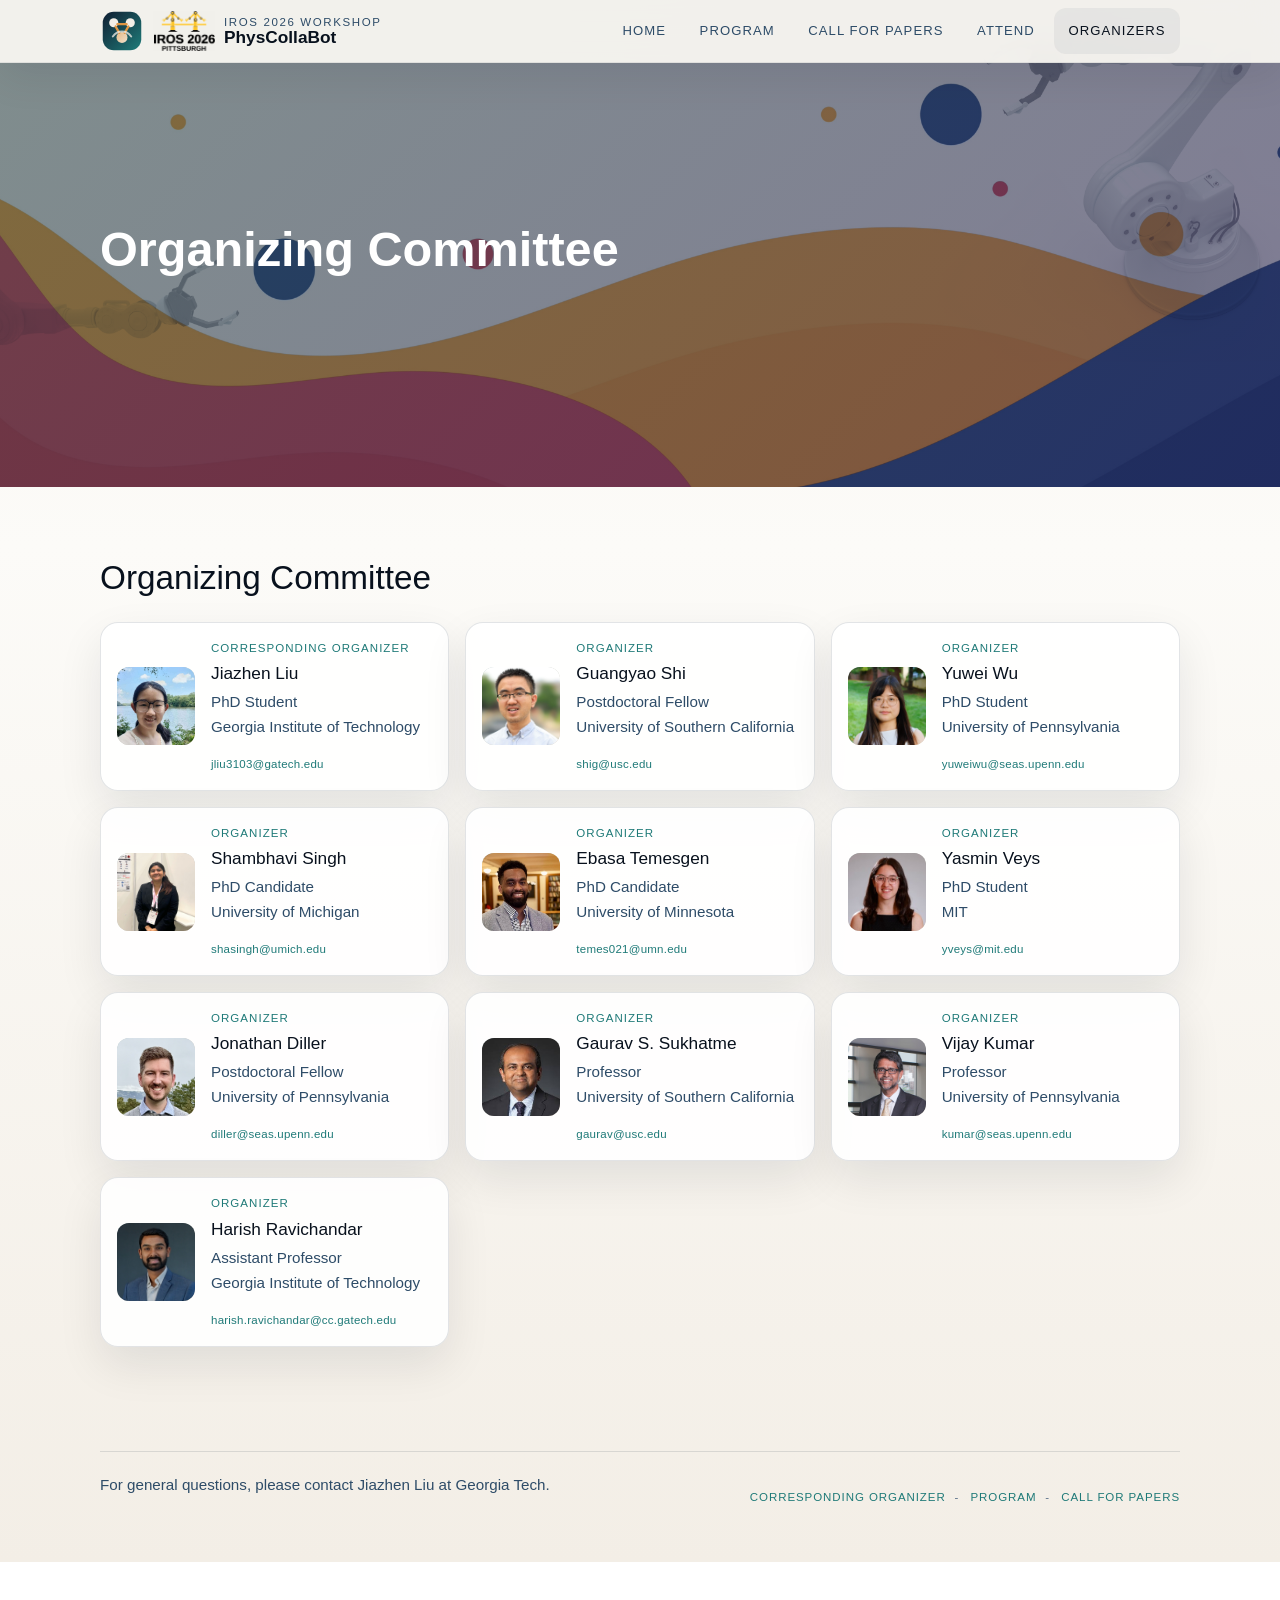
<file: organizers/index.html>
<!DOCTYPE html>
<html lang="en">
<head>
	<meta charset="utf-8">
	<meta name="viewport" content="width=device-width, initial-scale=1, shrink-to-fit=no">
	<meta name="description" content="Organizing committee for PhysCollaBot at IROS 2026.">
	<title>Organizers | PhysCollaBot</title>
	<link rel="icon" href="../img/pcb-mark.svg" type="image/svg+xml">
	<link rel="preconnect" href="https://fonts.googleapis.com">
	<link rel="preconnect" href="https://fonts.gstatic.com" crossorigin>
	<link href="https://fonts.googleapis.com/css2?family=IBM+Plex+Sans:wght@400;500;600;700&amp;display=swap" rel="stylesheet">
	<link rel="stylesheet" href="https://stackpath.bootstrapcdn.com/bootstrap/4.5.2/css/bootstrap.min.css">
	<link rel="stylesheet" href="https://cdnjs.cloudflare.com/ajax/libs/font-awesome/6.5.0/css/all.min.css">
	<link rel="stylesheet" href="../style.css">
</head>
<body>
	<nav class="navbar navbar-expand-lg fixed-top site-nav">
		<div class="site-shell">
			<a class="navbar-brand brand-lockup" href="../index.html">
				<img class="brand-mark" src="../img/pcb-mark.svg" alt="PhysCollaBot logo">
				<img class="nav-event-badge" src="../img/iros.png" alt="IROS 2026 Pittsburgh">
				<span class="brand-copy">
					<span class="brand-overline">IROS 2026 Workshop</span>
					<span class="brand-title">PhysCollaBot</span>
				</span>
			</a>
			<button class="navbar-toggler" type="button" data-toggle="collapse" data-target="#siteNav" aria-controls="siteNav" aria-expanded="false" aria-label="Toggle navigation">
				<i class="fas fa-bars"></i>
			</button>
			<div class="collapse navbar-collapse" id="siteNav">
				<ul class="navbar-nav ml-auto align-items-lg-center">
					<li class="nav-item"><a class="nav-link" href="../index.html">Home</a></li>
					<li class="nav-item"><a class="nav-link" href="../program/index.html">Program</a></li>
					<li class="nav-item"><a class="nav-link" href="../call/index.html">Call for Papers</a></li>
					<li class="nav-item"><a class="nav-link" href="../attend/index.html">Attend</a></li>
					<li class="nav-item"><a class="nav-link active" href="index.html">Organizers</a></li>
				</ul>
			</div>
		</div>
	</nav>

	<header class="hero page-hero">
		<div class="site-shell hero-inner">
				<div class="hero-grid">
					<div class="hero-copy" data-reveal>
					<h1 class="page-title">Organizing Committee</h1>
					</div>
				</div>
			</div>
	</header>

	<main>
		<section class="section">
			<div class="site-shell">
				<div class="section-header">
					<div>
						<h2 class="section-title">Organizing Committee</h2>
					</div>
				</div>
				<div class="organizer-grid">
					<article class="organizer-card" data-reveal>
						<div class="person-avatar person-avatar-jiazhen"><img src="../img/organizers/jiazhen.jpg" alt="Jiazhen Liu"></div>
						<div>
							<div class="micro-label">Corresponding organizer</div>
							<h3 class="person-name">Jiazhen Liu</h3>
							<p class="person-meta">PhD Student<br>Georgia Institute of Technology</p>
							<div class="person-links"><a class="micro-link email-link" href="mailto:jliu3103@gatech.edu">jliu3103@gatech.edu</a></div>
						</div>
					</article>
					<article class="organizer-card" data-reveal>
						<div class="person-avatar"><img src="../img/organizers/guangyao.jpg" alt="Guangyao Shi"></div>
						<div>
							<div class="micro-label">Organizer</div>
							<h3 class="person-name">Guangyao Shi</h3>
							<p class="person-meta">Postdoctoral Fellow<br>University of Southern California</p>
							<div class="person-links"><a class="micro-link email-link" href="mailto:shig@usc.edu">shig@usc.edu</a></div>
						</div>
					</article>
					<article class="organizer-card" data-reveal>
						<div class="person-avatar"><img src="../img/organizers/yuwei.png" alt="Yuwei Wu"></div>
						<div>
							<div class="micro-label">Organizer</div>
							<h3 class="person-name">Yuwei Wu</h3>
							<p class="person-meta">PhD Student<br>University of Pennsylvania</p>
							<div class="person-links"><a class="micro-link email-link" href="mailto:yuweiwu@seas.upenn.edu">yuweiwu@seas.upenn.edu</a></div>
						</div>
					</article>
					<article class="organizer-card" data-reveal>
						<div class="person-avatar"><img src="../img/organizers/Shambhavi Singh.jpeg" alt="Shambhavi Singh"></div>
						<div>
							<div class="micro-label">Organizer</div>
							<h3 class="person-name">Shambhavi Singh</h3>
							<p class="person-meta">PhD Candidate<br>University of Michigan</p>
							<div class="person-links"><a class="micro-link email-link" href="mailto:shasingh@umich.edu">shasingh@umich.edu</a></div>
						</div>
					</article>
					<article class="organizer-card" data-reveal>
						<div class="person-avatar"><img src="../img/organizers/Ebasa Temesgen.jpg" alt="Ebasa Temesgen"></div>
						<div>
							<div class="micro-label">Organizer</div>
							<h3 class="person-name">Ebasa Temesgen</h3>
							<p class="person-meta">PhD Candidate<br>University of Minnesota</p>
							<div class="person-links"><a class="micro-link email-link" href="mailto:temes021@umn.edu">temes021@umn.edu</a></div>
						</div>
					</article>
					<article class="organizer-card" data-reveal>
						<div class="person-avatar"><img src="../img/organizers/Yasmin Veys.jpeg" alt="Yasmin Veys"></div>
						<div>
							<div class="micro-label">Organizer</div>
							<h3 class="person-name">Yasmin Veys</h3>
							<p class="person-meta">PhD Student<br>MIT</p>
							<div class="person-links"><a class="micro-link email-link" href="mailto:yveys@mit.edu">yveys@mit.edu</a></div>
						</div>
					</article>
					<article class="organizer-card" data-reveal>
						<div class="person-avatar"><img src="../img/organizers/Jonathan_A_Diller.jpg" alt="Jonathan Diller"></div>
						<div>
							<div class="micro-label">Organizer</div>
							<h3 class="person-name">Jonathan Diller</h3>
							<p class="person-meta">Postdoctoral Fellow<br>University of Pennsylvania</p>
							<div class="person-links"><a class="micro-link email-link" href="mailto:diller@seas.upenn.edu">diller@seas.upenn.edu</a></div>
						</div>
					</article>
					<article class="organizer-card" data-reveal>
						<div class="person-avatar"><img src="../img/organizers/gaurav.jpeg" alt="Gaurav S. Sukhatme"></div>
						<div>
							<div class="micro-label">Organizer</div>
							<h3 class="person-name">Gaurav S. Sukhatme</h3>
							<p class="person-meta">Professor<br>University of Southern California</p>
							<div class="person-links"><a class="micro-link email-link" href="mailto:gaurav@usc.edu">gaurav@usc.edu</a></div>
						</div>
					</article>
					<article class="organizer-card" data-reveal>
						<div class="person-avatar"><img src="../img/organizers/vijay.jpg" alt="Vijay Kumar"></div>
						<div>
							<div class="micro-label">Organizer</div>
							<h3 class="person-name">Vijay Kumar</h3>
							<p class="person-meta">Professor<br>University of Pennsylvania</p>
							<div class="person-links"><a class="micro-link email-link" href="mailto:kumar@seas.upenn.edu">kumar@seas.upenn.edu</a></div>
						</div>
					</article>
					<article class="organizer-card" data-reveal>
						<div class="person-avatar"><img src="../img/organizers/harish-ravichandar.jpg" alt="Harish Ravichandar"></div>
						<div>
							<div class="micro-label">Organizer</div>
							<h3 class="person-name">Harish Ravichandar</h3>
							<p class="person-meta">Assistant Professor<br>Georgia Institute of Technology</p>
							<div class="person-links"><a class="micro-link email-link" href="mailto:harish.ravichandar@cc.gatech.edu">harish.ravichandar@cc.gatech.edu</a></div>
						</div>
						</article>
					</div>
				</div>
			</section>
	</main>

	<footer class="site-footer">
		<div class="site-shell footer-inner">
			<p class="footer-note">For general questions, please contact Jiazhen Liu at Georgia Tech.</p>
			<div class="person-links">
				<a class="micro-link" href="mailto:jliu3103@gatech.edu">Corresponding organizer</a>
				<a class="micro-link" href="../program/index.html">Program</a>
				<a class="micro-link" href="../call/index.html">Call for papers</a>
			</div>
		</div>
	</footer>

	<script src="https://code.jquery.com/jquery-3.5.1.slim.min.js"></script>
	<script src="https://cdn.jsdelivr.net/npm/popper.js@1.16.0/dist/umd/popper.min.js" integrity="sha384-Q6E9RHvbIyZFJoft+2mJbHaEWldlvI9IOYy5n3zV9zzTtmI3UksdQRVvoxMfooAo" crossorigin="anonymous"></script>
	<script src="https://cdn.jsdelivr.net/npm/bootstrap@4.5.2/dist/js/bootstrap.bundle.min.js"></script>
	<script src="../script.js"></script>
</body>
</html>
</file>
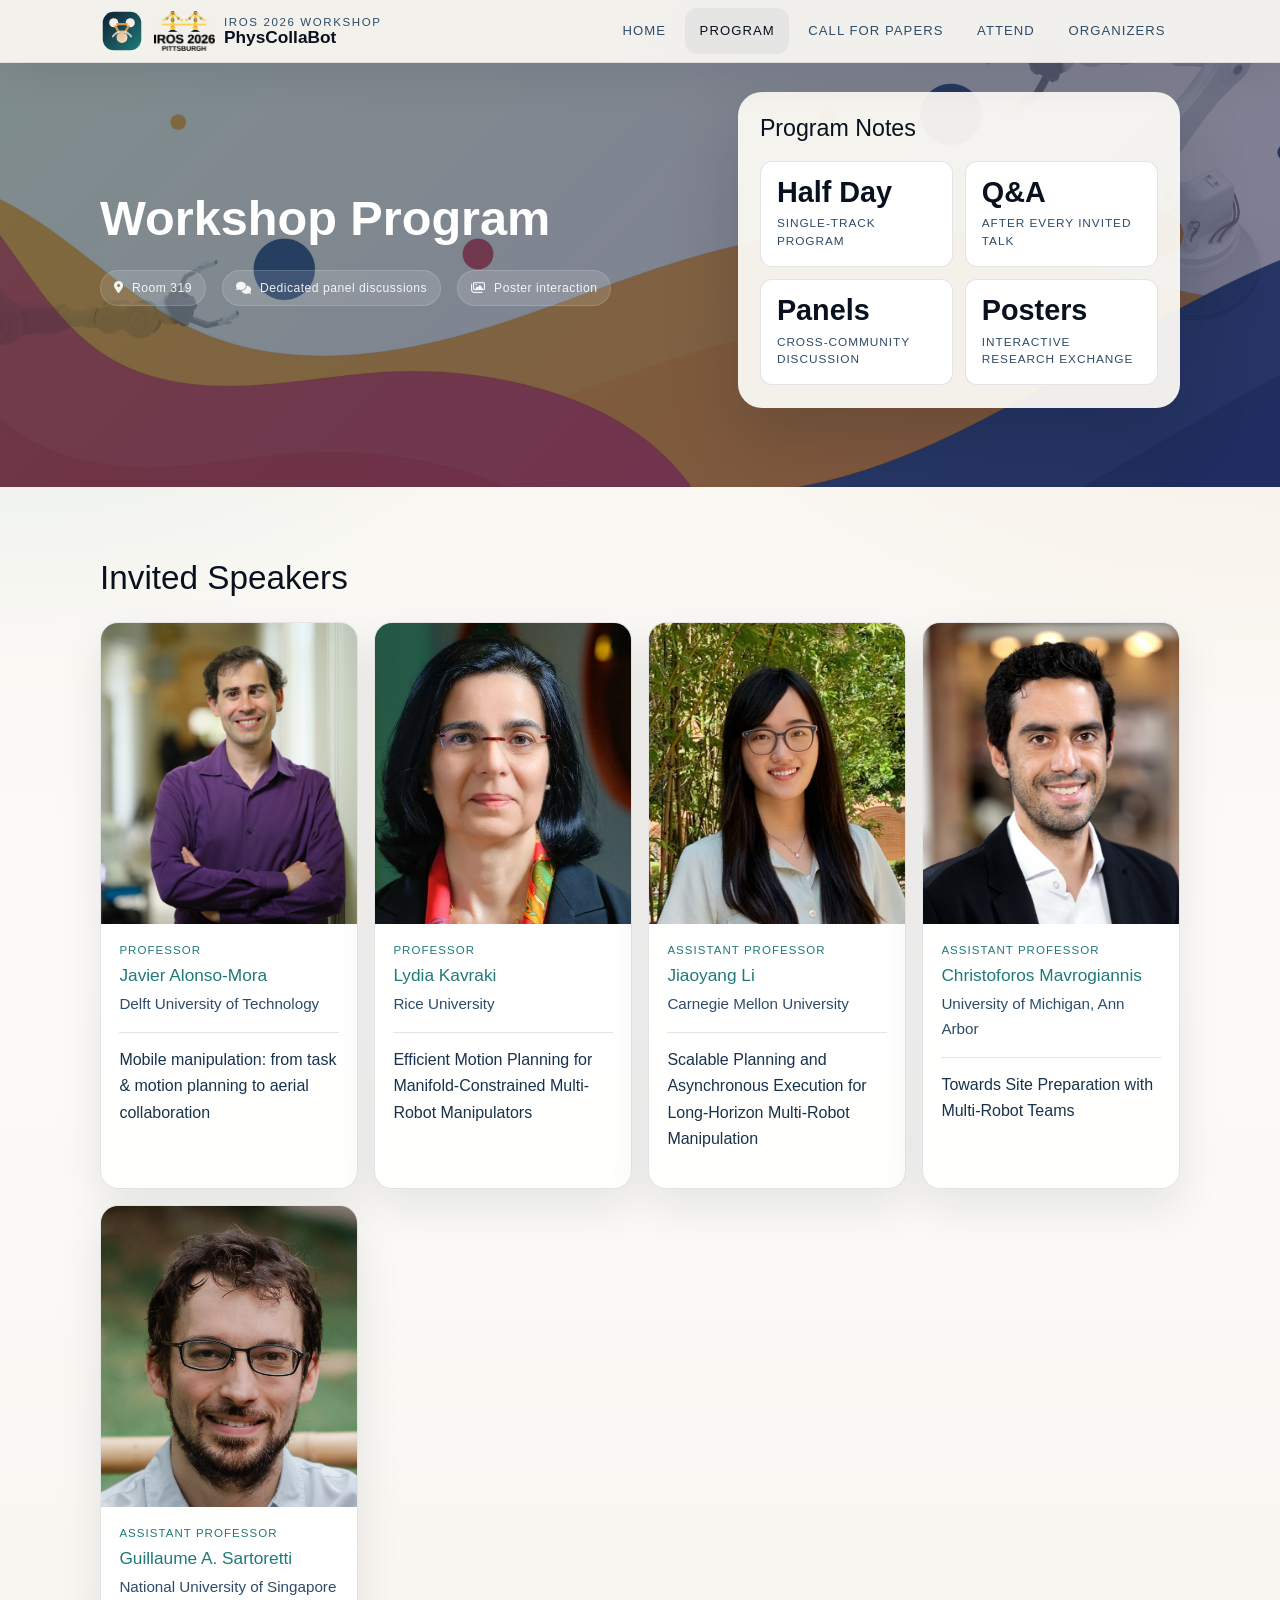
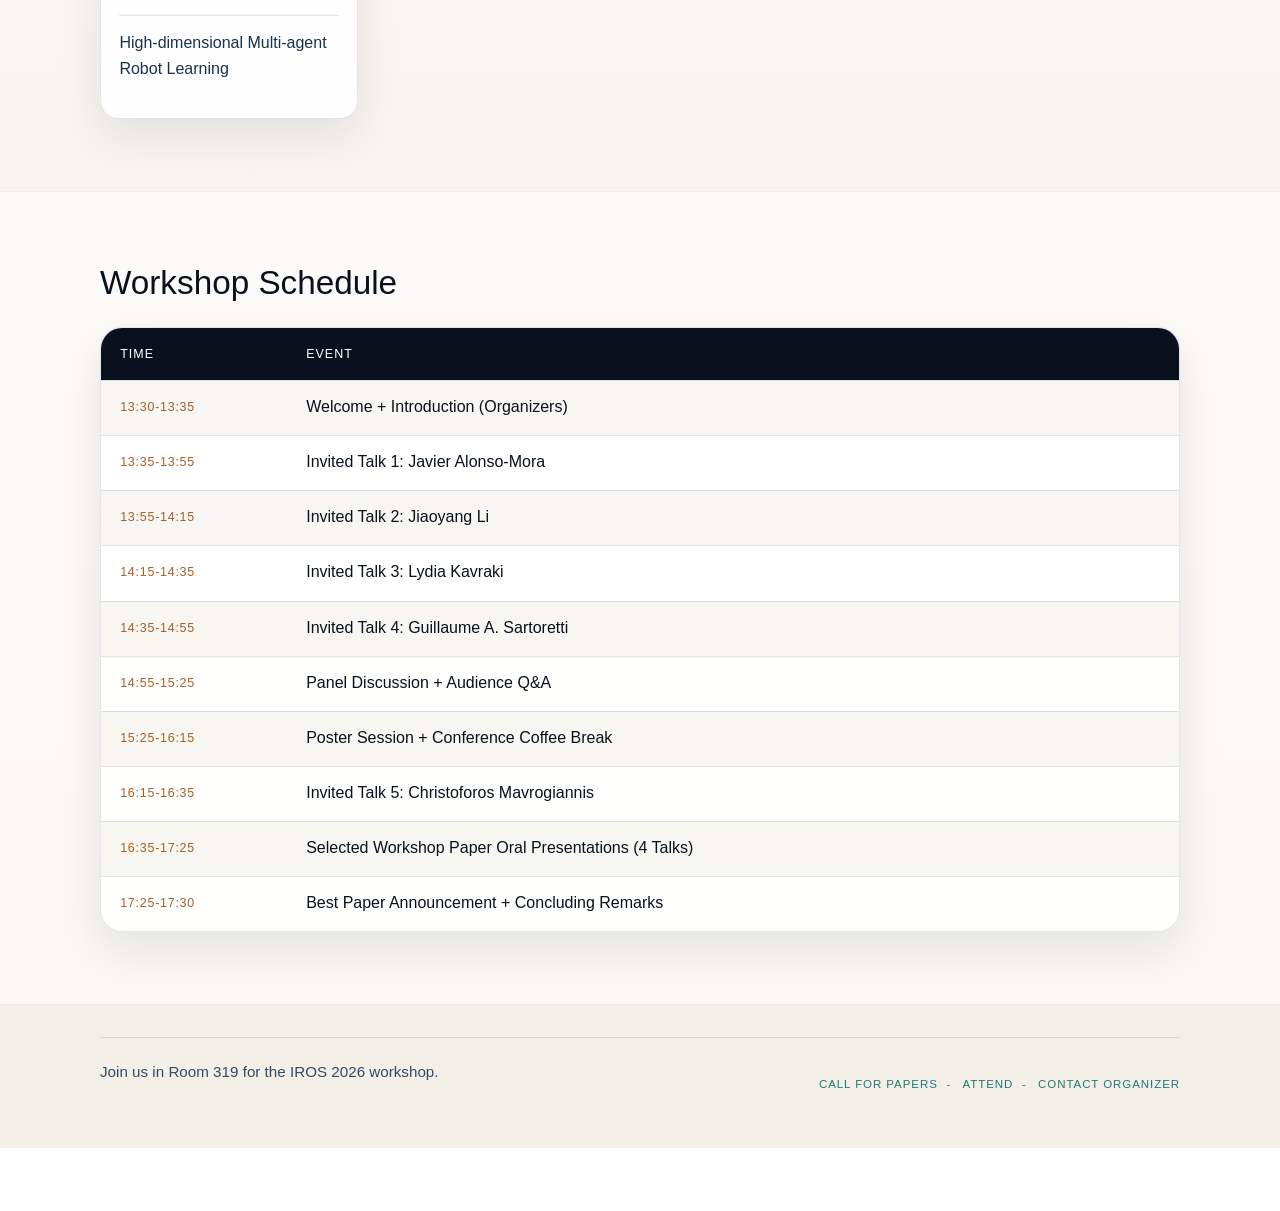
<file: program/index.html>
<!DOCTYPE html>
<html lang="en">
<head>
	<meta charset="utf-8">
	<meta name="viewport" content="width=device-width, initial-scale=1, shrink-to-fit=no">
	<meta name="description" content="Invited speakers and schedule for PhysCollaBot at IROS 2026.">
	<title>Program | PhysCollaBot</title>
	<link rel="icon" href="../img/pcb-mark.svg" type="image/svg+xml">
	<link rel="preconnect" href="https://fonts.googleapis.com">
	<link rel="preconnect" href="https://fonts.gstatic.com" crossorigin>
	<link href="https://fonts.googleapis.com/css2?family=IBM+Plex+Sans:wght@400;500;600;700&amp;display=swap" rel="stylesheet">
	<link rel="stylesheet" href="https://stackpath.bootstrapcdn.com/bootstrap/4.5.2/css/bootstrap.min.css">
	<link rel="stylesheet" href="https://cdnjs.cloudflare.com/ajax/libs/font-awesome/6.5.0/css/all.min.css">
	<link rel="stylesheet" href="../style.css">
</head>
<body>
	<nav class="navbar navbar-expand-lg fixed-top site-nav">
		<div class="site-shell">
			<a class="navbar-brand brand-lockup" href="../index.html">
				<img class="brand-mark" src="../img/pcb-mark.svg" alt="PhysCollaBot logo">
				<img class="nav-event-badge" src="../img/iros.png" alt="IROS 2026 Pittsburgh">
				<span class="brand-copy">
					<span class="brand-overline">IROS 2026 Workshop</span>
					<span class="brand-title">PhysCollaBot</span>
				</span>
			</a>
			<button class="navbar-toggler" type="button" data-toggle="collapse" data-target="#siteNav" aria-controls="siteNav" aria-expanded="false" aria-label="Toggle navigation">
				<i class="fas fa-bars"></i>
			</button>
			<div class="collapse navbar-collapse" id="siteNav">
				<ul class="navbar-nav ml-auto align-items-lg-center">
					<li class="nav-item"><a class="nav-link" href="../index.html">Home</a></li>
					<li class="nav-item"><a class="nav-link active" href="index.html">Program</a></li>
					<li class="nav-item"><a class="nav-link" href="../call/index.html">Call for Papers</a></li>
					<li class="nav-item"><a class="nav-link" href="../attend/index.html">Attend</a></li>
					<li class="nav-item"><a class="nav-link" href="../organizers/index.html">Organizers</a></li>
				</ul>
			</div>
		</div>
	</nav>

		<header class="hero page-hero">
			<div class="site-shell hero-inner">
				<div class="hero-grid">
					<div class="hero-copy" data-reveal>
						<h1 class="page-title">Workshop Program</h1>
						<div class="hero-meta">
							<span class="meta-chip"><i class="fa-solid fa-location-dot"></i> Room 319</span>
							<span class="meta-chip"><i class="fa-solid fa-comments"></i> Dedicated panel discussions</span>
							<span class="meta-chip"><i class="fa-regular fa-images"></i> Poster interaction</span>
						</div>
					</div>
					<aside class="hero-panel" data-reveal>
						<h2 class="panel-title">Program Notes</h2>
						<div class="stat-grid">
							<div class="stat-card">
								<span class="stat-value">Half Day</span>
								<span class="stat-label">Single-track program</span>
							</div>
							<div class="stat-card">
								<span class="stat-value">Q&amp;A</span>
								<span class="stat-label">After every invited talk</span>
							</div>
							<div class="stat-card">
								<span class="stat-value">Panels</span>
								<span class="stat-label">Cross-community discussion</span>
							</div>
							<div class="stat-card">
								<span class="stat-value">Posters</span>
								<span class="stat-label">Interactive research exchange</span>
							</div>
						</div>
					</aside>
				</div>
			</div>
		</header>

	<main>
		<section class="section">
			<div class="site-shell">
				<div class="section-header">
					<div>
						<h2 class="section-title">Invited Speakers</h2>
					</div>
				</div>
				<div class="speaker-grid">
					<article class="speaker-card" data-reveal>
						<img class="speaker-photo" src="../img/speakers/Javier-Alonso-Mora.jpg" alt="Javier Alonso-Mora">
						<div class="speaker-body">
							<div class="speaker-role">Professor</div>
							<h3 class="speaker-name"><a href="https://www.alonsomora.com/" target="_blank" rel="noreferrer">Javier Alonso-Mora</a></h3>
							<p class="speaker-affiliation">Delft University of Technology</p>
							<p class="speaker-talk">Mobile manipulation: from task & motion planning to aerial collaboration</p>
						</div>
					</article>
					<article class="speaker-card" data-reveal>
						<img class="speaker-photo" src="../img/speakers/lydia-kavraki.webp" alt="Lydia Kavraki">
						<div class="speaker-body">
							<div class="speaker-role">Professor</div>
							<h3 class="speaker-name"><a href="https://www.kavrakilab.org/" target="_blank" rel="noreferrer">Lydia Kavraki</a></h3>
							<p class="speaker-affiliation">Rice University</p>
							<p class="speaker-talk">Efficient Motion Planning for Manifold-Constrained Multi-Robot Manipulators</p>
						</div>
					</article>
					<article class="speaker-card" data-reveal>
						<img class="speaker-photo" src="../img/speakers/jiaoyang-li.jpeg" alt="Jiaoyang Li">
						<div class="speaker-body">
							<div class="speaker-role">Assistant Professor</div>
							<h3 class="speaker-name"><a href="https://jiaoyangli.me/" target="_blank" rel="noreferrer">Jiaoyang Li</a></h3>
							<p class="speaker-affiliation">Carnegie Mellon University</p>
							<p class="speaker-talk">Scalable Planning and Asynchronous Execution for Long-Horizon Multi-Robot Manipulation</p>
						</div>
					</article>
					<article class="speaker-card" data-reveal>
						<img class="speaker-photo" src="../img/speakers/christoforos-mavrogiannis.jpeg" alt="Christoforos Mavrogiannis">
						<div class="speaker-body">
							<div class="speaker-role">Assistant Professor</div>
							<h3 class="speaker-name"><a href="https://robotics.umich.edu/people/faculty/christoforos-mavrogiannis/" target="_blank" rel="noreferrer">Christoforos Mavrogiannis</a></h3>
							<p class="speaker-affiliation">University of Michigan, Ann Arbor</p>
							<p class="speaker-talk">Towards Site Preparation with Multi-Robot Teams</p>
						</div>
					</article>
					<article class="speaker-card" data-reveal>
						<img class="speaker-photo" src="../img/speakers/guillaume-sartoretti.jpg" alt="Guillaume Sartoretti">
						<div class="speaker-body">
							<div class="speaker-role">Assistant Professor</div>
							<h3 class="speaker-name"><a href="https://cde.nus.edu.sg/me/staff/sartoretti-guillaume-a/" target="_blank" rel="noreferrer">Guillaume A. Sartoretti</a></h3>
							<p class="speaker-affiliation">National University of Singapore</p>
							<p class="speaker-talk">High-dimensional Multi-agent Robot Learning</p>
						</div>
					</article>
				</div>
			</div>
		</section>

			<section class="section section-alt">
				<div class="site-shell">
					<div class="section-header">
						<div>
							<h2 class="section-title">Workshop Schedule</h2>
						</div>
					</div>
					<div class="schedule-table" data-reveal>
						<div class="schedule-table-head">
							<span>Time</span>
							<span>Event</span>
						</div>
						<div class="schedule-row">
							<div class="schedule-time">13:30-13:35</div>
							<div><span class="schedule-event-title">Welcome + Introduction (Organizers)</span></div>
						</div>
						<div class="schedule-row">
							<div class="schedule-time">13:35-13:55</div>
							<div><span class="schedule-event-title">Invited Talk 1: Javier Alonso-Mora</span></div>
						</div>
						<div class="schedule-row">
							<div class="schedule-time">13:55-14:15</div>
							<div><span class="schedule-event-title">Invited Talk 2: Jiaoyang Li</span></div>
						</div>
						<div class="schedule-row">
							<div class="schedule-time">14:15-14:35</div>
							<div><span class="schedule-event-title">Invited Talk 3: Lydia Kavraki</span></div>
						</div>
						<div class="schedule-row">
							<div class="schedule-time">14:35-14:55</div>
							<div><span class="schedule-event-title">Invited Talk 4: Guillaume A. Sartoretti</span></div>
						</div>
						<div class="schedule-row">
							<div class="schedule-time">14:55-15:25</div>
							<div><span class="schedule-event-title">Panel Discussion + Audience Q&amp;A</span></div>
						</div>
						<div class="schedule-row">
							<div class="schedule-time">15:25-16:15</div>
							<div><span class="schedule-event-title">Poster Session + Conference Coffee Break</span></div>
						</div>
						<div class="schedule-row">
							<div class="schedule-time">16:15-16:35</div>
							<div><span class="schedule-event-title">Invited Talk 5: Christoforos Mavrogiannis</span></div>
						</div>
						<div class="schedule-row">
							<div class="schedule-time">16:35-17:25</div>
							<div><span class="schedule-event-title">Selected Workshop Paper Oral Presentations (4 Talks)</span></div>
						</div>
						<div class="schedule-row">
							<div class="schedule-time">17:25-17:30</div>
							<div><span class="schedule-event-title">Best Paper Announcement + Concluding Remarks</span></div>
						</div>
					</div>
				</div>
			</section>

	</main>

	<footer class="site-footer">
		<div class="site-shell footer-inner">
			<p class="footer-note">Join us in Room 319 for the IROS 2026 workshop.</p>
			<div class="person-links">
				<a class="micro-link" href="../call/index.html">Call for papers</a>
				<a class="micro-link" href="../attend/index.html">Attend</a>
				<a class="micro-link" href="mailto:jliu3103@gatech.edu">Contact organizer</a>
			</div>
		</div>
	</footer>

	<script src="https://code.jquery.com/jquery-3.5.1.slim.min.js"></script>
	<script src="https://cdn.jsdelivr.net/npm/popper.js@1.16.0/dist/umd/popper.min.js" integrity="sha384-Q6E9RHvbIyZFJoft+2mJbHaEWldlvI9IOYy5n3zV9zzTtmI3UksdQRVvoxMfooAo" crossorigin="anonymous"></script>
	<script src="https://cdn.jsdelivr.net/npm/bootstrap@4.5.2/dist/js/bootstrap.bundle.min.js"></script>
	<script src="../script.js"></script>
</body>
</html>
</file>
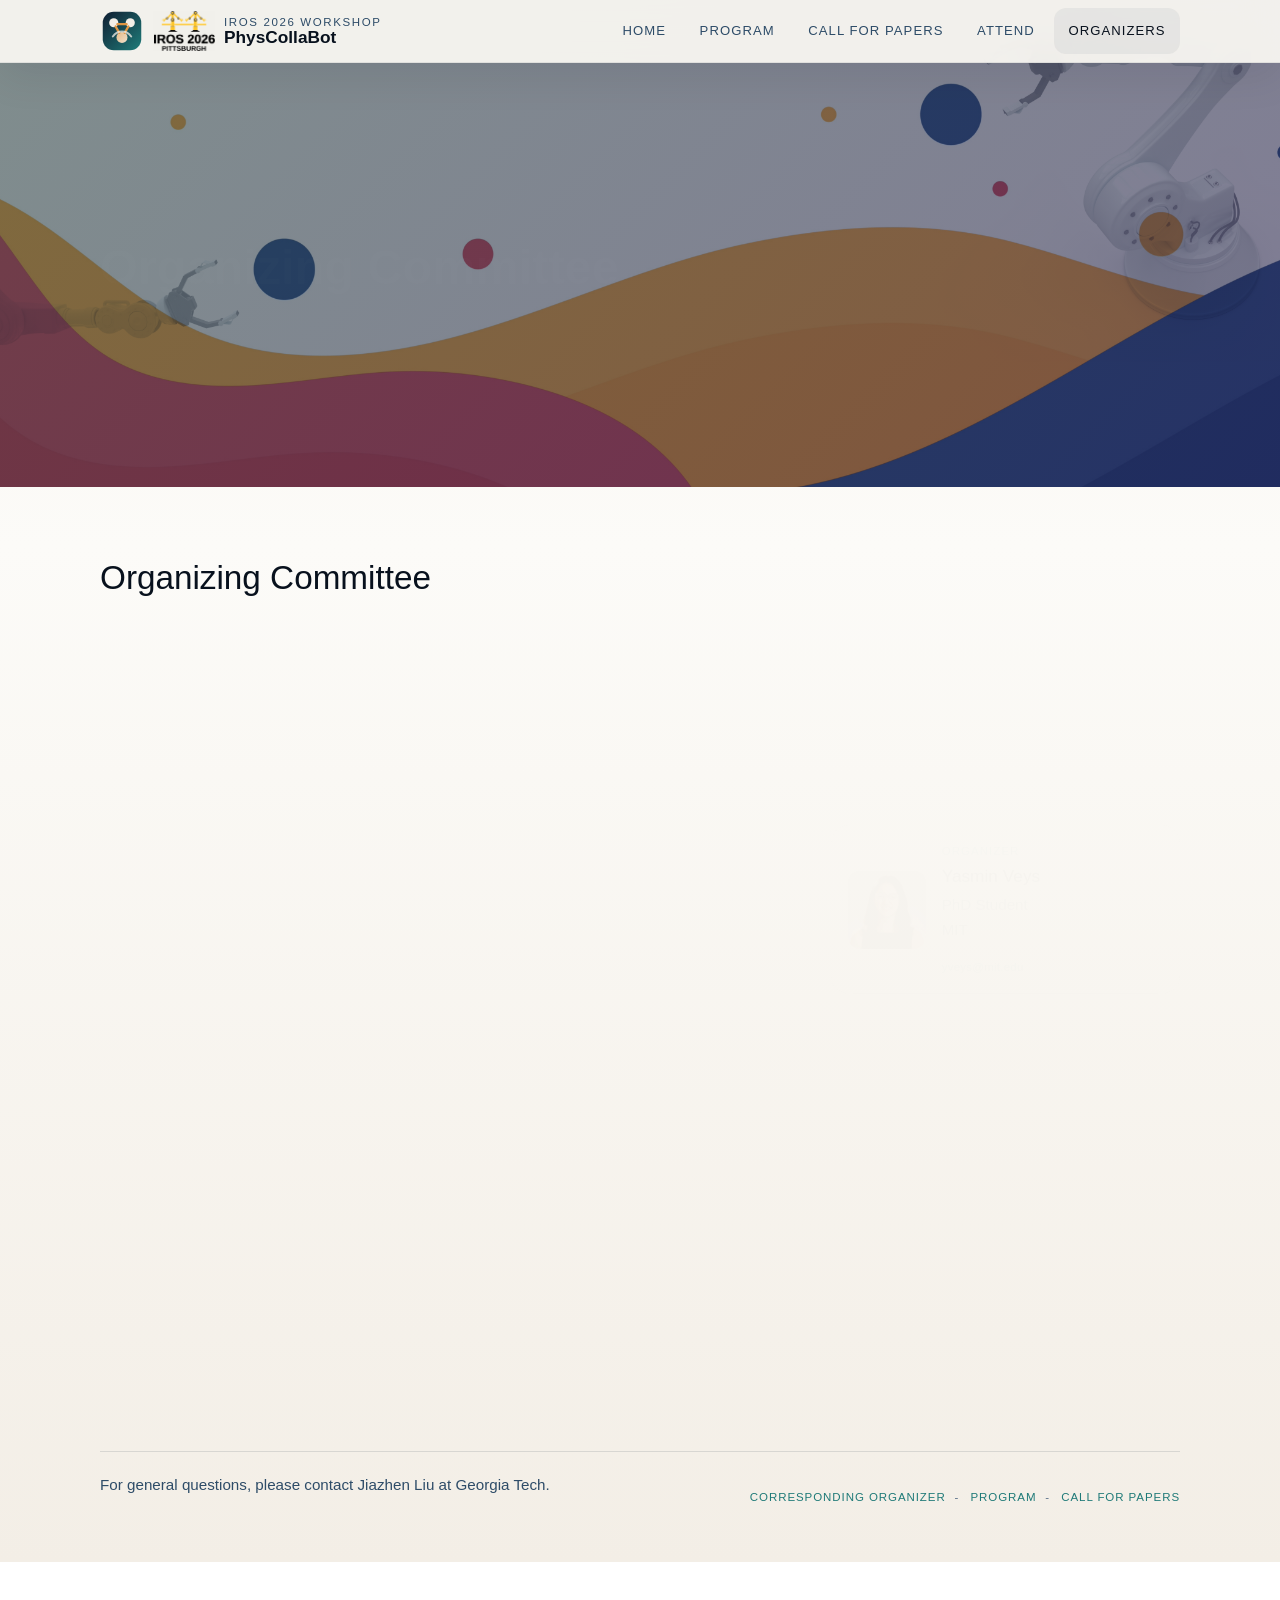
<file: topical/index.html>
<!DOCTYPE html>
<html lang="en">
<head>
	<meta charset="utf-8">
	<meta http-equiv="refresh" content="0; url=../organizers/index.html">
	<meta name="viewport" content="width=device-width, initial-scale=1, shrink-to-fit=no">
	<title>Redirecting | PhysCollaBot</title>
	<link rel="icon" href="../img/pcb-mark.svg" type="image/svg+xml">
</head>
<body>
	<p>Redirecting to the organizers page. <a href="../organizers/index.html">Continue</a>.</p>
</body>
</html>
</file>
<file: style.css>
:root {
	--ink-950: #08111d;
	--ink-900: #102033;
	--ink-800: #18324c;
	--ink-700: #2e4c68;
	--ink-600: #5a7088;
	--sand-50: #fbfaf7;
	--sand-100: #f1eee8;
	--sand-200: #ded8cd;
	--sand-300: #c7bcae;
	--teal-500: #1f7a78;
	--teal-400: #3f9a97;
	--copper-500: #a75f25;
	--copper-400: #c77d38;
	--sky-100: #ddeefa;
	--white: #ffffff;
	--line: rgba(16, 32, 51, 0.12);
	--shadow-soft: 0 18px 45px rgba(8, 17, 29, 0.09);
	--shadow-strong: 0 28px 70px rgba(8, 17, 29, 0.18);
	--radius-lg: 22px;
	--radius-md: 18px;
	--radius-sm: 12px;
	--shell-width: 1080px;
	--nav-height: 72px;
}

*,
*::before,
*::after {
	box-sizing: border-box;
}

html {
	scroll-behavior: smooth;
}

body {
	margin: 0;
	font-family: Arial, serif, sans-serif;
	background:
		radial-gradient(circle at top left, rgba(63, 154, 151, 0.18), transparent 22%),
		radial-gradient(circle at top right, rgba(223, 149, 66, 0.14), transparent 24%),
		linear-gradient(180deg, #f7f4ed 0%, #fcfbf8 35%, #f3eee6 100%);
	color: var(--ink-900);
	line-height: 1.65;
	overflow-x: hidden;
}

p,
li,
h1,
h2,
h3,
h4 {
	overflow-wrap: break-word;
}

img {
	max-width: 100%;
	display: block;
}

a {
	color: var(--teal-500);
	transition: color 0.25s ease, opacity 0.25s ease;
}

a:hover {
	color: var(--copper-500);
	text-decoration: none;
}

.site-shell {
	width: calc(100% - clamp(1.25rem, 4vw, 2rem));
	max-width: var(--shell-width);
	margin: 0 auto;
	min-width: 0;
}

.site-nav {
	min-height: 50px;
	background: rgba(252, 250, 245, 0.92);
	backdrop-filter: blur(18px);
	border-bottom: 1px solid rgba(16, 32, 51, 0.08);
	box-shadow: 0 14px 40px rgba(8, 17, 29, 0.08);
}

.site-nav .site-shell {
	display: flex;
	align-items: center;
	justify-content: space-between;
	flex-wrap: wrap;
	gap: 0.75rem 1rem;
	min-width: 0;
}

.brand-lockup {
	display: inline-flex;
	align-items: center;
	gap: 0;
	padding: 0;
	min-width: 0;
	flex: 1 1 auto;
	max-width: 110%;
}

.brand-mark {
	width: 44px;
	height: 44px;
	border-radius: 8px;
	box-shadow: none;
}

.nav-event-badge {
	display: block;
	width: min(80px, 14vw);
	height: 40px;
	max-width: 80px;
	max-height: 40px;
	object-fit: contain;
	flex: 0 0 auto;
	overflow: hidden;
	margin-left: 0;
}

.brand-copy {
	display: flex;
	flex-direction: column;
	line-height: 1.05;
	min-width: 0;
	overflow: hidden;
}

.brand-overline {
	font-family: Arial, serif, sans-serif;
	font-size: 0.72rem;
	letter-spacing: 0.14em;
	text-transform: uppercase;
	color: var(--ink-700);
	white-space: nowrap;
	overflow: hidden;
	text-overflow: ellipsis;
}

.brand-title {
	font-family: Arial, serif, sans-serif;
	font-size: 1.08rem;
	font-weight: 700;
	color: var(--ink-950);
	white-space: nowrap;
	overflow: hidden;
	text-overflow: ellipsis;
}

.site-nav .navbar-nav {
	gap: 0.3rem;
}

.site-nav .navbar-collapse {
	min-width: 0;
}

.site-nav .nav-link {
	font-family: Arial, serif, sans-serif;
	font-size: 0.82rem;
	font-weight: 500;
	letter-spacing: 0.08em;
	text-transform: uppercase;
	color: var(--ink-700);
	padding: 0.75rem 0.9rem !important;
	border-radius: var(--radius-sm);
	min-height: 44px;
	display: inline-flex;
	align-items: center;
}

.site-nav .nav-link:hover,
.site-nav .nav-link.active {
	color: var(--ink-950);
	background: rgba(16, 32, 51, 0.05);
}

.site-nav .navbar-toggler {
	border: 1px solid var(--line);
	padding: 0.45rem 0.7rem;
	border-radius: var(--radius-sm);
	color: var(--ink-900);
	margin-left: auto;
	flex: 0 0 auto;
	display: none;
	align-items: center;
	justify-content: center;
	transition: background 0.2s ease, box-shadow 0.2s ease, border-color 0.2s ease;
}

.site-nav .navbar-toggler:hover,
.site-nav .navbar-toggler:focus {
	background: rgba(16, 32, 51, 0.06);
	border-color: rgba(16, 32, 51, 0.22);
	box-shadow: 0 0 0 3px rgba(31, 122, 120, 0.14);
	outline: none;
}

.hero {
	position: relative;
	overflow: hidden;
	margin-top: calc(var(--nav-height) * -1);
	padding: calc(var(--nav-height) + 5rem) 0 4.2rem;
	min-height: 550px;
	display: flex;
	align-items: end;
}

.page-hero {
	align-items: center;
}

.hero::before {
	content: "";
	position: absolute;
	inset: 0;
	background:
		linear-gradient(135deg, rgba(1, 37, 53, 0.5) 0%, rgba(2, 0, 70, 0.5) 100%),
		url("img/background.png") center/cover no-repeat;
	opacity: 1;
}

.page-hero .hero-grid {
	align-items: center;
}

.page-hero .hero-panel {
	margin-top: 0;
}

.hero-inner {
	position: relative;
	z-index: 1;
}

.hero-grid {
	display: grid;
	grid-template-columns: minmax(0, 1.3fr) minmax(300px, 0.95fr);
	gap: 2rem;
	align-items: end;
}

.hero:not(.page-hero) .hero-grid {
	grid-template-columns: 1fr;
}

.hero:not(.page-hero) .hero-title {
	max-width: none;
}

.hero:not(.page-hero) .hero-summary {
	max-width: none;
}

.hero-copy {
	color: rgba(255, 255, 255, 0.94);
	min-width: 1rem;
	max-width: 100%;
}

.eyebrow {
	display: inline-flex;
	align-items: center;
	gap: 0.65rem;
	font-family: Arial, serif, sans-serif;
	font-size: 0.75rem;
	letter-spacing: 0.16em;
	text-transform: uppercase;
	color: rgba(255, 255, 255, 0.76);
	margin-bottom: 1.2rem;
}

.eyebrow::before {
	content: "";
	width: 3.2rem;
	height: 1px;
	background: rgba(255, 255, 255, 0.42);
}

.hero-title,
.page-title {
	font-family: Arial, serif, sans-serif;
	font-weight: 600;
	line-height: 1.06;
	margin: 0;
	text-wrap: balance;
}

.hero-title {
	font-size: clamp(2.45rem, 4.25vw, 4.35rem);
	max-width: 17ch;
}

.page-title {
	font-size: clamp(2.45rem, 3.8vw, 3.7rem);
	max-width: 20ch;
	color: var(--white);
}

.single-line-title {
	max-width: none;
	white-space: nowrap;
	font-size: clamp(2rem, 3vw, 3.2rem);
}

.hero-summary,
.page-summary {
	font-size: 1.08rem;
	max-width: 63ch;
	margin: 1.35rem 0 0;
	color: rgba(255, 255, 255, 0.84);
}

.hero-meta {
	display: flex;
	flex-wrap: wrap;
	gap: 0.65rem 1rem;
	margin: 1.6rem 0 0;
}

.meta-chip {
	display: inline-flex;
	align-items: center;
	gap: 0.55rem;
	padding: 0.55rem 0.8rem;
	border-radius: 999px;
	background: rgba(255, 255, 255, 0.12);
	border: 1px solid rgba(255, 255, 255, 0.14);
	color: rgba(255, 255, 255, 0.9);
	font-family: Arial, serif, sans-serif;
	font-size: 0.76rem;
	letter-spacing: 0.04em;
	line-height: 1.35;
	overflow-wrap: anywhere;
}

.button-row {
	display: flex;
	flex-wrap: wrap;
	gap: 0.85rem;
	margin-top: 1.65rem;
}

.button-link {
	display: inline-flex;
	align-items: center;
	justify-content: center;
	gap: 0.55rem;
	padding: 0.82rem 1rem;
	border-radius: var(--radius-sm);
	font-family: Arial, serif, sans-serif;
	font-size: 0.78rem;
	font-weight: 500;
	letter-spacing: 0.08em;
	text-transform: uppercase;
	text-decoration: none;
	border: 1px solid transparent;
	transition: background 0.2s ease, border-color 0.2s ease, color 0.2s ease;
	text-align: center;
	line-height: 1.35;
}

.button-link:hover {
	transform: translateY(-2px);
}

.button-link.primary {
	background: var(--copper-500);
	color: var(--white);
	box-shadow: none;
}

.button-link.secondary {
	background: rgba(255, 255, 255, 0.08);
	border-color: rgba(255, 255, 255, 0.18);
	color: var(--white);
}

.button-link.light {
	background: var(--white);
	color: var(--ink-950);
	box-shadow: none;
	border-color: var(--line);
}

.hero-panel {
	position: relative;
	padding: 1.4rem;
	border-radius: 24px;
	background: rgba(252, 250, 245, 0.94);
	box-shadow: var(--shadow-strong);
	min-width: 0;
}

.panel-tag {
	display: inline-flex;
	align-items: center;
	padding: 0.34rem 0.65rem;
	border-radius: var(--radius-sm);
	background: rgba(16, 32, 51, 0.08);
	color: var(--ink-900);
	font-family: Arial, serif, sans-serif;
	font-size: 0.7rem;
	text-transform: uppercase;
	letter-spacing: 0.08em;
	margin-bottom: 0.9rem;
}

.panel-title {
	font-family: Arial, serif, sans-serif;
	font-size: 1.45rem;
	line-height: 1.15;
	margin: 0;
	color: var(--ink-950);
	text-wrap: balance;
}

.panel-text {
	margin: 0.9rem 0 0;
	color: var(--ink-700);
	overflow-wrap: anywhere;
}

.portrait-strip {
	display: grid;
	grid-template-columns: repeat(4, minmax(0, 1fr));
	gap: 0.6rem;
	margin-top: 1.1rem;
}

.portrait-strip img {
	width: 100%;
	aspect-ratio: 4 / 5;
	object-fit: cover;
	border-radius: var(--radius-sm);
	border: 1px solid var(--line);
}

.portrait-strip-all-speakers {
	grid-template-columns: repeat(4, minmax(0, 1fr));
}

.portrait-strip-all-speakers img {
	grid-column: span 1;
}

.stat-grid {
	display: grid;
	grid-template-columns: repeat(2, minmax(0, 1fr));
	gap: 0.75rem;
	margin-top: 1.2rem;
}

.stat-card {
	padding: 1rem;
	border-radius: var(--radius-sm);
	background: var(--white);
	border: 1px solid var(--line);
}

.stat-value {
	font-family: Arial, serif, sans-serif;
	font-size: 1.8rem;
	font-weight: 700;
	line-height: 1;
	color: var(--ink-950);
}

.stat-label {
	display: block;
	margin-top: 0.35rem;
	font-family: Arial, serif, sans-serif;
	font-size: 0.74rem;
	text-transform: uppercase;
	letter-spacing: 0.08em;
	color: var(--ink-700);
	line-height: 1.45;
}

.section {
	padding: 4.5rem 0;
}

.section.section-alt {
	background: rgba(255, 255, 255, 0.58);
	border-top: 1px solid rgba(16, 32, 51, 0.05);
	border-bottom: 1px solid rgba(16, 32, 51, 0.05);
}

.section-header {
	display: flex;
	flex-wrap: wrap;
	align-items: end;
	justify-content: space-between;
	gap: 1rem;
	margin-bottom: 1.6rem;
}

.section-kicker {
	font-family: Arial, serif, sans-serif;
	font-size: 0.76rem;
	text-transform: uppercase;
	letter-spacing: 0.16em;
	color: var(--copper-500);
	margin: 0 0 0.65rem;
}

.section-title {
	font-family: Arial, serif, sans-serif;
	font-size: clamp(1.65rem, 2.6vw, 2.45rem);
	line-height: 1.12;
	margin: 0;
	color: var(--ink-950);
	text-wrap: balance;
}

.section-lead {
	max-width: 56ch;
	color: var(--ink-700);
	margin: 0;
	overflow-wrap: anywhere;
}

.split-grid {
	display: grid;
	grid-template-columns: minmax(0, 1.15fr) minmax(290px, 0.85fr);
	gap: 1.5rem;
}

.copy-stack p:last-child,
.copy-stack ul:last-child {
	margin-bottom: 0;
}

.copy-stack {
	width: 100%;
	max-width: 100%;
}

.copy-stack p,
.copy-stack li {
	color: var(--ink-800);
	font-size: 1.04rem;
	overflow-wrap: normal;
	word-break: normal;
}

.copy-stack ul {
	padding-left: 1.2rem;
}

.card-grid {
	display: grid;
	grid-template-columns: repeat(3, minmax(0, 1fr));
	gap: 1rem;
}

.card-grid.four-up {
	grid-template-columns: repeat(4, minmax(0, 1fr));
}

.info-card,
.detail-card,
.highlight-card,
.speaker-card,
.organizer-card,
.agenda-card,
.callout-card {
	background: rgba(255, 255, 255, 0.9);
	border: 1px solid var(--line);
	border-radius: var(--radius-md);
	box-shadow: var(--shadow-soft);
}

.info-card,
.detail-card,
.highlight-card,
.agenda-card,
.callout-card {
	padding: 1.25rem;
}

.card-icon {
	width: 2.55rem;
	height: 2.55rem;
	border-radius: var(--radius-sm);
	display: inline-flex;
	align-items: center;
	justify-content: center;
	background: linear-gradient(135deg, rgba(31, 122, 120, 0.16), rgba(223, 149, 66, 0.22));
	color: var(--ink-950);
	font-size: 1rem;
	margin-bottom: 0.95rem;
}

.card-title {
	font-family: Arial, serif, sans-serif;
	font-size: 1.08rem;
	line-height: 1.22;
	margin: 0 0 0.55rem;
	color: var(--ink-950);
	text-wrap: balance;
}

.card-text,
.card-list,
.card-list li {
	color: var(--ink-700);
}

.card-list {
	padding-left: 1.1rem;
	margin-bottom: 0;
}

.paper-list {
	list-style: none;
	padding: 0;
	margin: 0;
}

.paper-list li {
	padding: 1.25rem 0;
	border-bottom: 1px solid var(--line);
}

.paper-list li:first-child {
	padding-top: 0;
}

.paper-list li:last-child {
	padding-bottom: 0;
	border-bottom: 0;
}

.paper-title,
.paper-authors {
	font-size: 1.04rem;
}

.paper-title {
	font-weight: 600;
	line-height: 1.5;
	margin: 0 0 0.35rem;
	color: var(--ink-950);
}

.paper-authors {
	margin: 0;
	color: var(--ink-800);
}

.paper-pdf {
	display: inline-block;
	margin-top: 0.45rem;
	font-weight: 600;
}

.theme-list {
	display: grid;
	grid-template-columns: repeat(2, minmax(0, 1fr));
	gap: 0.8rem;
	list-style: none;
	padding: 0;
	margin: 0;
}

.theme-pill {
	padding: 0.95rem 1rem;
	border-radius: var(--radius-sm);
	background: rgba(255, 255, 255, 0.84);
	border: 1px solid var(--line);
	font-weight: 500;
	color: var(--ink-900);
}

.speaker-grid {
	display: grid;
	grid-template-columns: repeat(4, minmax(0, 1fr));
	gap: 1rem;
}

.speaker-card {
	overflow: hidden;
	height: 100%;
}

.speaker-photo {
	width: 100%;
	aspect-ratio: 4 / 4.7;
	object-fit: cover;
	object-position: center top;
	background: linear-gradient(135deg, #dfe9f6, #f4ede3);
}

.speaker-body {
	padding: 1.1rem 1.15rem 1.2rem;
}

.speaker-role,
.micro-label {
	font-family: Arial, serif, sans-serif;
	font-size: 0.72rem;
	text-transform: uppercase;
	letter-spacing: 0.09em;
	color: var(--teal-500);
}

.speaker-name,
.person-name {
	font-family: Arial, serif, sans-serif;
	font-size: 1.08rem;
	line-height: 1.15;
	margin: 0.38rem 0 0.32rem;
	color: var(--ink-950);
	text-wrap: balance;
}

.speaker-affiliation,
.person-meta,
.tiny-copy {
	color: var(--ink-700);
	font-size: 0.95rem;
	overflow-wrap: anywhere;
}

.speaker-talk {
	margin-top: 0.85rem;
	padding-top: 0.85rem;
	border-top: 1px solid var(--line);
	color: var(--ink-800);
	overflow-wrap: anywhere;
}

.speaker-note {
	display: inline-flex;
	margin-top: 0.75rem;
	padding: 0.38rem 0.6rem;
	border-radius: var(--radius-sm);
	background: rgba(16, 32, 51, 0.06);
	color: var(--ink-700);
	font-family: Arial, serif, sans-serif;
	font-size: 0.7rem;
	text-transform: uppercase;
	letter-spacing: 0.06em;
}

.schedule-table {
	overflow: hidden;
	width: 100%;
	border-radius: 22px;
	background: rgba(255, 255, 255, 0.9);
	border: 1px solid var(--line);
	box-shadow: var(--shadow-soft);
}

.schedule-table-head {
	display: grid;
	grid-template-columns: 170px minmax(0, 1fr);
	gap: 1rem;
	padding: 1rem 1.2rem;
	background: var(--ink-950);
	color: var(--white);
	font-family: Arial, serif, sans-serif;
	font-size: 0.78rem;
	text-transform: uppercase;
	letter-spacing: 0.08em;
}

.schedule-row {
	display: grid;
	grid-template-columns: 170px minmax(0, 1fr);
	gap: 1rem;
	padding: 1rem 1.2rem;
	border-top: 1px solid var(--line);
}

.schedule-row:nth-child(even) {
	background: rgba(241, 238, 232, 0.55);
}

.schedule-time {
	font-family: Arial, serif, sans-serif;
	font-size: 0.78rem;
	color: var(--copper-500);
	text-transform: uppercase;
	letter-spacing: 0.06em;
}

.schedule-event-title {
	display: block;
	font-family: Arial, serif, sans-serif;
	font-size: 1rem;
	line-height: 1.2;
	color: var(--ink-950);
	margin-bottom: 0.18rem;
}

.schedule-event-note {
	color: var(--ink-700);
	overflow-wrap: anywhere;
}

.schedule-note {
	margin-top: 0.85rem;
	color: var(--ink-700);
}

.schedule-table.compact .schedule-table-head,
.schedule-table.compact .schedule-row {
	grid-template-columns: 128px minmax(0, 1fr);
}

.agenda-card {
	padding: 1.4rem;
}

.agenda-list {
	display: grid;
	gap: 0.8rem;
}

.agenda-item {
	display: grid;
	grid-template-columns: 136px minmax(0, 1fr);
	gap: 1rem;
	align-items: start;
	padding-bottom: 0.85rem;
	border-bottom: 1px solid var(--line);
}

.agenda-item:last-child {
	padding-bottom: 0;
	border-bottom: 0;
}

.agenda-time {
	font-family: Arial, serif, sans-serif;
	font-size: 0.78rem;
	color: var(--copper-500);
	text-transform: uppercase;
	letter-spacing: 0.06em;
}

.agenda-title {
	font-family: Arial, serif, sans-serif;
	font-size: 1rem;
	margin: 0;
	color: var(--ink-950);
}

.agenda-note {
	margin: 0.22rem 0 0;
	color: var(--ink-700);
}

.organizer-grid {
	display: grid;
	grid-template-columns: repeat(3, minmax(0, 1fr));
	gap: 1rem;
}

.organizer-card {
	display: flex;
	gap: 1rem;
	padding: 1rem;
	align-items: center;
}

.person-avatar {
	width: 78px;
	height: 78px;
	flex: 0 0 78px;
	border-radius: var(--radius-sm);
	overflow: hidden;
	background: linear-gradient(135deg, rgba(31, 122, 120, 0.22), rgba(223, 149, 66, 0.26));
	box-shadow: inset 0 0 0 1px var(--line);
}

.person-avatar img {
	width: 100%;
	height: 100%;
	object-fit: cover;
	object-position: center top;
}

.person-avatar-jiazhen img {
	object-position: center center;
}

.avatar-initials {
	display: flex;
	align-items: center;
	justify-content: center;
	font-family: Arial, serif, sans-serif;
	font-size: 1.45rem;
	font-weight: 700;
	color: var(--ink-950);
}

.person-links {
	display: flex;
	flex-wrap: wrap;
	gap: 0.7rem;
	margin-top: 0.6rem;
}

.micro-link {
	font-family: Arial, serif, sans-serif;
	font-size: 0.72rem;
	text-transform: uppercase;
	letter-spacing: 0.08em;
	overflow-wrap: anywhere;
}

.email-link {
	text-transform: none !important;
	letter-spacing: 0.02em !important;
}

.pill-row {
	display: flex;
	flex-wrap: wrap;
	gap: 0.55rem;
}

.topic-pill {
	padding: 0.6rem 0.85rem;
	border-radius: var(--radius-sm);
	background: rgba(16, 32, 51, 0.06);
	color: var(--ink-900);
	font-family: Arial, serif, sans-serif;
	font-size: 0.76rem;
	letter-spacing: 0.04em;
}

.timeline {
	display: grid;
	gap: 0.9rem;
}

.timeline-item {
	display: grid;
	grid-template-columns: 145px minmax(0, 1fr);
	gap: 1rem;
	align-items: start;
	padding: 1rem 1.1rem;
	border-radius: 18px;
	background: rgba(255, 255, 255, 0.88);
	border: 1px solid var(--line);
}

.timeline-date {
	font-family: Arial, serif, sans-serif;
	font-size: 0.76rem;
	text-transform: uppercase;
	letter-spacing: 0.08em;
	color: var(--copper-500);
}

.timeline-copy strong {
	display: block;
	font-family: Arial, serif, sans-serif;
	color: var(--ink-950);
	margin-bottom: 0.24rem;
}

.reference-list,
.link-list {
	display: grid;
	gap: 0.8rem;
	padding: 0;
	margin: 0;
	list-style: none;
}

.reference-link {
	display: block;
	padding: 1rem 1.1rem;
	border-radius: 18px;
	background: rgba(255, 255, 255, 0.86);
	border: 1px solid var(--line);
	box-shadow: var(--shadow-soft);
	color: var(--ink-900);
}

.reference-link strong {
	display: block;
	font-family: Arial, serif, sans-serif;
	margin-bottom: 0.2rem;
	color: var(--ink-950);
}

.callout-card {
	background:
		linear-gradient(135deg, rgba(16, 32, 51, 0.95), rgba(31, 122, 120, 0.88));
	color: var(--white);
}

.callout-card .card-title,
.callout-card .card-text,
.callout-card .tiny-copy {
	color: rgba(255, 255, 255, 0.92);
}

.callout-card .button-link.secondary {
	background: rgba(255, 255, 255, 0.08);
	color: var(--white);
}

.site-footer {
	padding: 2rem 0 3rem;
	color: var(--ink-700);
}

.footer-inner {
	display: flex;
	flex-wrap: wrap;
	align-items: center;
	justify-content: space-between;
	gap: 1rem;
	padding-top: 1.3rem;
	border-top: 1px solid var(--line);
}

.footer-note {
	font-size: 0.95rem;
}

.site-footer .person-links {
	gap: 0.3rem 0.55rem;
}

.site-footer .person-links .micro-link + .micro-link {
	position: relative;
	padding-left: 1rem;
}

.site-footer .person-links .micro-link + .micro-link::before {
	content: "-";
	position: absolute;
	left: 0;
	color: var(--ink-600);
}

[data-reveal] {
	opacity: 0;
	transform: translateY(18px);
	transition:
		opacity 0.65s ease var(--reveal-delay, 0ms),
		transform 0.65s ease var(--reveal-delay, 0ms);
}

[data-reveal].is-visible {
	opacity: 1;
	transform: translateY(0);
}

.card-title.on-dark {
	color: rgba(255, 255, 255, 0.9);
}

.spaced-top {
	margin-top: 1rem;
}

@media (max-width: 1199px) {
	.hero-grid {
		grid-template-columns: minmax(0, 1.08fr) minmax(280px, 0.92fr);
	}

	.speaker-grid {
		grid-template-columns: repeat(3, minmax(0, 1fr));
	}

	.organizer-grid {
		grid-template-columns: repeat(2, minmax(0, 1fr));
	}

	.card-grid.four-up {
		grid-template-columns: repeat(2, minmax(0, 1fr));
	}
}

@media (max-width: 991px) {
	body {
		padding-top: var(--nav-height);
	}

	.site-nav .navbar-toggler {
		display: inline-flex;
	}

	.site-shell {
		width: calc(100% - 1.6rem);
	}

	.hero,
	.section {
		padding: 3.6rem 0;
	}

	.hero-grid,
	.split-grid {
		grid-template-columns: 1fr;
	}

	.card-grid,
	.card-grid.four-up,
	.speaker-grid,
	.organizer-grid {
		grid-template-columns: repeat(2, minmax(0, 1fr));
	}

	.site-nav .navbar-collapse {
		flex-basis: 100%;
		width: 100%;
		margin-top: 0.35rem;
		padding: 0.45rem;
		border-radius: var(--radius-md);
		background: rgba(252, 250, 245, 0.98);
		border: 1px solid var(--line);
		box-shadow: none;
		max-height: calc(100vh - var(--nav-height) - 1rem);
		overflow-y: auto;
		overscroll-behavior: contain;
	}

	.site-nav .navbar-nav {
		align-items: flex-start !important;
		width: 100%;
		gap: 0.35rem;
	}

	.site-nav .nav-item,
	.site-nav .nav-link {
		width: 100%;
	}

	.site-nav .nav-link {
		padding: 0.9rem 1rem !important;
	}

	.theme-list {
		grid-template-columns: 1fr;
	}

	.footer-inner {
		align-items: flex-start;
	}

	body.nav-is-open {
		overflow: hidden;
	}
}

@media (max-width: 767px) {
	.site-shell {
		width: calc(100% - 2rem);
		max-width: calc(100vw - 2rem);
	}

	.hero-copy,
	.copy-stack,
	.copy-stack p,
	.section-header,
	.card-grid,
	.speaker-grid,
	.organizer-grid,
	.split-grid {
		max-width: calc(100vw - 2rem);
	}

	.copy-stack,
	.copy-stack p {
		width: calc(100vw - 4rem);
		max-width: 34rem;
	}

	.hero,
	.section {
		padding: 3rem 0;
	}

	.hero-title,
	.page-title {
		font-size: clamp(2.05rem, 9vw, 2.75rem);
		max-width: 13ch;
	}

	.hero-summary,
	.page-summary,
	.section-lead {
		font-size: 1rem;
	}

	.hero-panel,
	.info-card,
	.detail-card,
	.highlight-card,
	.agenda-card,
	.callout-card,
	.speaker-body {
		padding: 1rem;
	}

	.hero-meta {
		margin: 1.2rem 0;
	}

	.section-header {
		align-items: flex-start;
	}

	.meta-chip {
		width: 100%;
		justify-content: flex-start;
	}

	.portrait-strip {
		grid-template-columns: repeat(2, minmax(0, 1fr));
	}

	.portrait-strip-all-speakers {
		grid-template-columns: repeat(2, minmax(0, 1fr));
	}

	.portrait-strip-all-speakers img {
		grid-column: span 1;
	}

	.card-grid,
	.card-grid.four-up,
	.speaker-grid,
	.organizer-grid,
	.timeline-item,
	.agenda-item,
	.schedule-row,
	.schedule-table.compact .schedule-row {
		grid-template-columns: 1fr;
	}

	.schedule-table-head,
	.schedule-table.compact .schedule-table-head {
		display: none;
	}

	.schedule-row,
	.schedule-table.compact .schedule-row {
		gap: 0.4rem;
		padding: 0.95rem 1rem;
	}

	.schedule-time {
		margin-bottom: 0.1rem;
	}

	.organizer-card {
		align-items: flex-start;
	}

	.person-avatar {
		width: 70px;
		height: 70px;
		flex-basis: 70px;
	}

	.button-row {
		flex-direction: column;
		align-items: stretch;
	}

	.button-link {
		width: 100%;
	}

	.footer-inner {
		flex-direction: column;
	}

	.site-footer .person-links .micro-link + .micro-link {
		padding-left: 0;
	}

	.site-footer .person-links .micro-link + .micro-link::before {
		display: none;
	}
}

@media (max-width: 575px) {
	.brand-mark {
		width: 42px;
		height: 42px;
	}

	.brand-title {
		font-size: 1rem;
	}

	.brand-overline {
		font-size: 0.66rem;
		letter-spacing: 0.11em;
	}

	.hero {
		padding: calc(var(--nav-height) + 2.8rem) 0 2.7rem;
		min-height: 520px;
	}

	.hero-panel {
		border-radius: var(--radius-lg);
	}

	.panel-title {
		font-size: 1.28rem;
	}

	.stat-grid {
		grid-template-columns: 1fr;
	}

	.organizer-card {
		flex-direction: column;
	}

	.person-avatar {
		width: 82px;
		height: 82px;
		flex-basis: 82px;
	}

	.site-nav .navbar-collapse {
		padding: 0.35rem;
		border-radius: var(--radius-md);
	}
}

@media (max-width: 420px) {
	.section .site-shell {
		width: calc(100vw - 4rem) !important;
		max-width: calc(100vw - 4rem) !important;
		margin-left: 0.5rem;
		margin-right: auto;
	}

	.brand-overline {
		display: none;
	}

	.brand-title {
		font-size: 0.96rem;
	}

	.site-nav .navbar-toggler {
		padding: 0.4rem 0.62rem;
	}

	.hero-title {
		font-size: clamp(2.2rem, 10vw, 2.8rem);
	}

	.page-title {
		font-size: clamp(2rem, 9vw, 2.45rem);
	}

	.button-link,
	.meta-chip {
		font-size: 0.72rem;
	}

	.site-nav .nav-link {
		font-size: 0.76rem;
		letter-spacing: 0.06em;
	}

	.section-title {
		font-size: clamp(1.55rem, 8vw, 1.95rem);
	}

	.stat-value {
		font-size: 1.55rem;
	}
}
</file>
